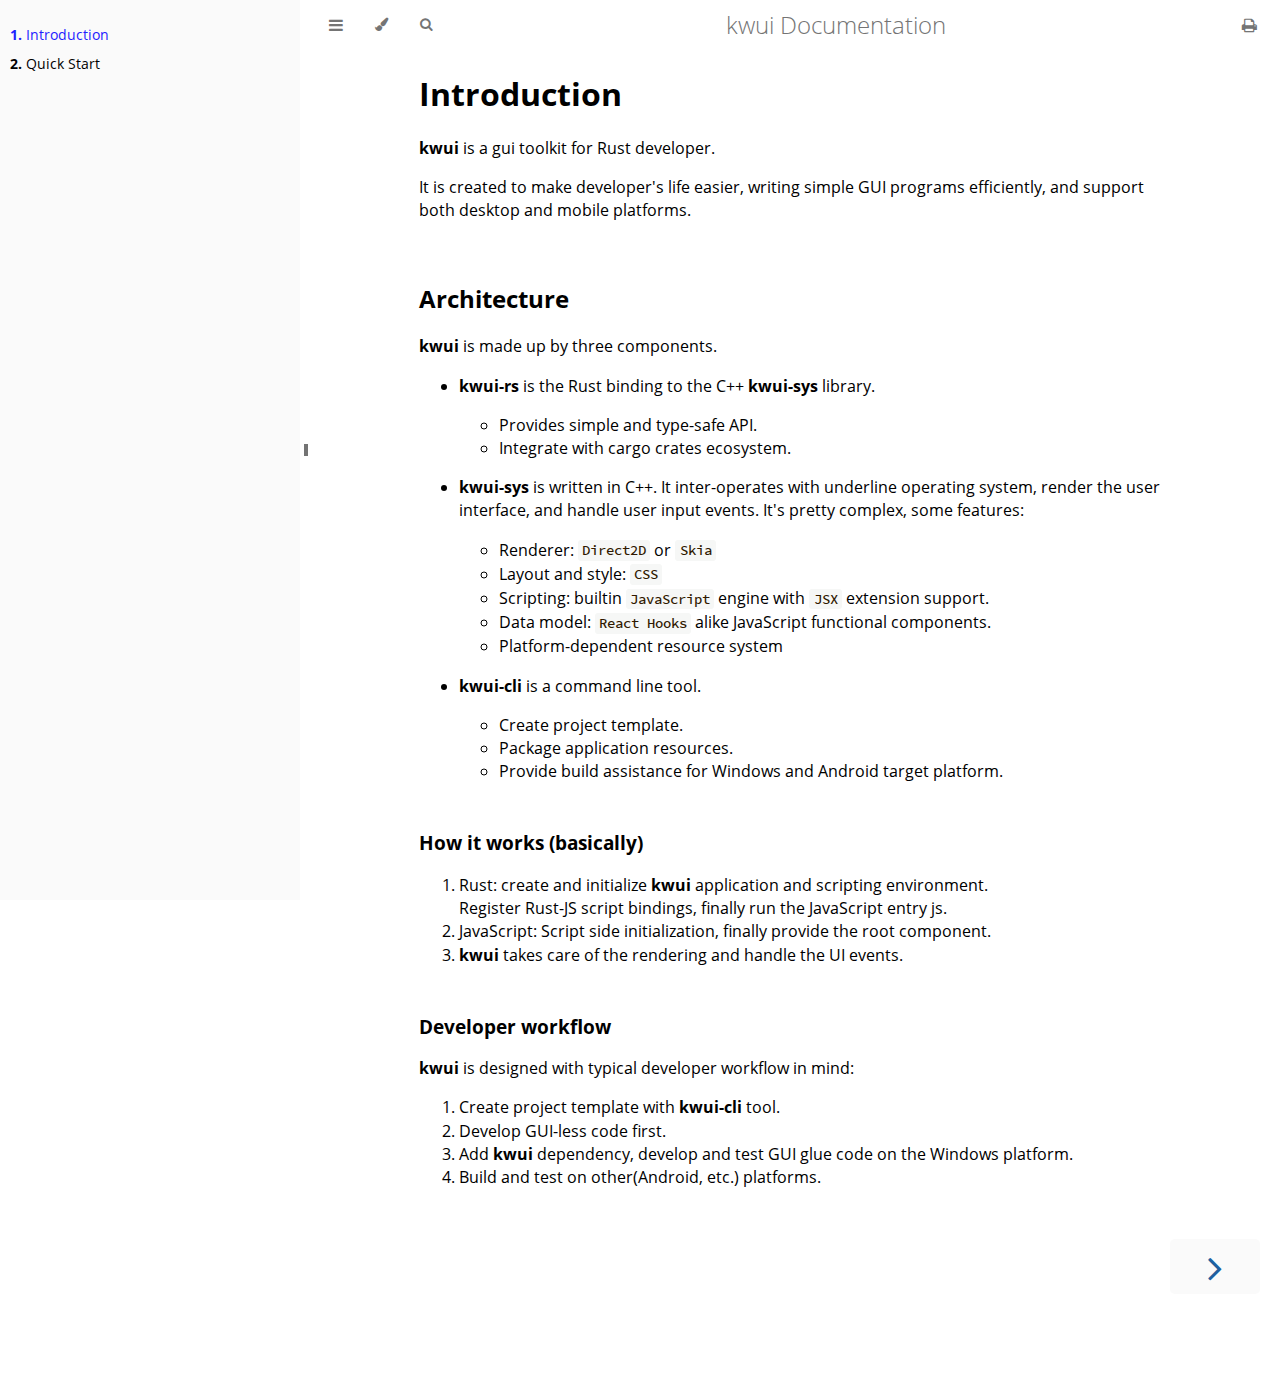
<file: index.html>
<!DOCTYPE HTML>
<html lang="en" class="light" dir="ltr">
    <head>
        <!-- Book generated using mdBook -->
        <meta charset="UTF-8">
        <title>Introduction - kwui Documentation</title>


        <!-- Custom HTML head -->
        
        <meta name="description" content="">
        <meta name="viewport" content="width=device-width, initial-scale=1">
        <meta name="theme-color" content="#ffffff">

        <link rel="icon" href="favicon.svg">
        <link rel="shortcut icon" href="favicon.png">
        <link rel="stylesheet" href="css/variables.css">
        <link rel="stylesheet" href="css/general.css">
        <link rel="stylesheet" href="css/chrome.css">
        <link rel="stylesheet" href="css/print.css" media="print">

        <!-- Fonts -->
        <link rel="stylesheet" href="FontAwesome/css/font-awesome.css">
        <link rel="stylesheet" href="fonts/fonts.css">

        <!-- Highlight.js Stylesheets -->
        <link rel="stylesheet" href="highlight.css">
        <link rel="stylesheet" href="tomorrow-night.css">
        <link rel="stylesheet" href="ayu-highlight.css">

        <!-- Custom theme stylesheets -->

    </head>
    <body class="sidebar-visible no-js">
    <div id="body-container">
        <!-- Provide site root to javascript -->
        <script>
            var path_to_root = "";
            var default_theme = window.matchMedia("(prefers-color-scheme: dark)").matches ? "navy" : "light";
        </script>

        <!-- Work around some values being stored in localStorage wrapped in quotes -->
        <script>
            try {
                var theme = localStorage.getItem('mdbook-theme');
                var sidebar = localStorage.getItem('mdbook-sidebar');

                if (theme.startsWith('"') && theme.endsWith('"')) {
                    localStorage.setItem('mdbook-theme', theme.slice(1, theme.length - 1));
                }

                if (sidebar.startsWith('"') && sidebar.endsWith('"')) {
                    localStorage.setItem('mdbook-sidebar', sidebar.slice(1, sidebar.length - 1));
                }
            } catch (e) { }
        </script>

        <!-- Set the theme before any content is loaded, prevents flash -->
        <script>
            var theme;
            try { theme = localStorage.getItem('mdbook-theme'); } catch(e) { }
            if (theme === null || theme === undefined) { theme = default_theme; }
            var html = document.querySelector('html');
            html.classList.remove('light')
            html.classList.add(theme);
            var body = document.querySelector('body');
            body.classList.remove('no-js')
            body.classList.add('js');
        </script>

        <input type="checkbox" id="sidebar-toggle-anchor" class="hidden">

        <!-- Hide / unhide sidebar before it is displayed -->
        <script>
            var body = document.querySelector('body');
            var sidebar = null;
            var sidebar_toggle = document.getElementById("sidebar-toggle-anchor");
            if (document.body.clientWidth >= 1080) {
                try { sidebar = localStorage.getItem('mdbook-sidebar'); } catch(e) { }
                sidebar = sidebar || 'visible';
            } else {
                sidebar = 'hidden';
            }
            sidebar_toggle.checked = sidebar === 'visible';
            body.classList.remove('sidebar-visible');
            body.classList.add("sidebar-" + sidebar);
        </script>

        <nav id="sidebar" class="sidebar" aria-label="Table of contents">
            <div class="sidebar-scrollbox">
                <ol class="chapter"><li class="chapter-item expanded "><a href="intro.html" class="active"><strong aria-hidden="true">1.</strong> Introduction</a></li><li class="chapter-item expanded "><a href="quick-start.html"><strong aria-hidden="true">2.</strong> Quick Start</a></li></ol>
            </div>
            <div id="sidebar-resize-handle" class="sidebar-resize-handle">
                <div class="sidebar-resize-indicator"></div>
            </div>
        </nav>

        <!-- Track and set sidebar scroll position -->
        <script>
            var sidebarScrollbox = document.querySelector('#sidebar .sidebar-scrollbox');
            sidebarScrollbox.addEventListener('click', function(e) {
                if (e.target.tagName === 'A') {
                    sessionStorage.setItem('sidebar-scroll', sidebarScrollbox.scrollTop);
                }
            }, { passive: true });
            var sidebarScrollTop = sessionStorage.getItem('sidebar-scroll');
            sessionStorage.removeItem('sidebar-scroll');
            if (sidebarScrollTop) {
                // preserve sidebar scroll position when navigating via links within sidebar
                sidebarScrollbox.scrollTop = sidebarScrollTop;
            } else {
                // scroll sidebar to current active section when navigating via "next/previous chapter" buttons
                var activeSection = document.querySelector('#sidebar .active');
                if (activeSection) {
                    activeSection.scrollIntoView({ block: 'center' });
                }
            }
        </script>

        <div id="page-wrapper" class="page-wrapper">

            <div class="page">
                                <div id="menu-bar-hover-placeholder"></div>
                <div id="menu-bar" class="menu-bar sticky">
                    <div class="left-buttons">
                        <label id="sidebar-toggle" class="icon-button" for="sidebar-toggle-anchor" title="Toggle Table of Contents" aria-label="Toggle Table of Contents" aria-controls="sidebar">
                            <i class="fa fa-bars"></i>
                        </label>
                        <button id="theme-toggle" class="icon-button" type="button" title="Change theme" aria-label="Change theme" aria-haspopup="true" aria-expanded="false" aria-controls="theme-list">
                            <i class="fa fa-paint-brush"></i>
                        </button>
                        <ul id="theme-list" class="theme-popup" aria-label="Themes" role="menu">
                            <li role="none"><button role="menuitem" class="theme" id="light">Light</button></li>
                            <li role="none"><button role="menuitem" class="theme" id="rust">Rust</button></li>
                            <li role="none"><button role="menuitem" class="theme" id="coal">Coal</button></li>
                            <li role="none"><button role="menuitem" class="theme" id="navy">Navy</button></li>
                            <li role="none"><button role="menuitem" class="theme" id="ayu">Ayu</button></li>
                        </ul>
                        <button id="search-toggle" class="icon-button" type="button" title="Search. (Shortkey: s)" aria-label="Toggle Searchbar" aria-expanded="false" aria-keyshortcuts="S" aria-controls="searchbar">
                            <i class="fa fa-search"></i>
                        </button>
                    </div>

                    <h1 class="menu-title">kwui Documentation</h1>

                    <div class="right-buttons">
                        <a href="print.html" title="Print this book" aria-label="Print this book">
                            <i id="print-button" class="fa fa-print"></i>
                        </a>

                    </div>
                </div>

                <div id="search-wrapper" class="hidden">
                    <form id="searchbar-outer" class="searchbar-outer">
                        <input type="search" id="searchbar" name="searchbar" placeholder="Search this book ..." aria-controls="searchresults-outer" aria-describedby="searchresults-header">
                    </form>
                    <div id="searchresults-outer" class="searchresults-outer hidden">
                        <div id="searchresults-header" class="searchresults-header"></div>
                        <ul id="searchresults">
                        </ul>
                    </div>
                </div>

                <!-- Apply ARIA attributes after the sidebar and the sidebar toggle button are added to the DOM -->
                <script>
                    document.getElementById('sidebar-toggle').setAttribute('aria-expanded', sidebar === 'visible');
                    document.getElementById('sidebar').setAttribute('aria-hidden', sidebar !== 'visible');
                    Array.from(document.querySelectorAll('#sidebar a')).forEach(function(link) {
                        link.setAttribute('tabIndex', sidebar === 'visible' ? 0 : -1);
                    });
                </script>

                <div id="content" class="content">
                    <main>
                        <h1 id="introduction"><a class="header" href="#introduction">Introduction</a></h1>
<p><strong>kwui</strong> is a gui toolkit for Rust developer.</p>
<p>It is created to make developer's life easier,
writing simple GUI programs efficiently,
and support both desktop and mobile platforms.</p>
<h2 id="architecture"><a class="header" href="#architecture">Architecture</a></h2>
<p><strong>kwui</strong> is made up by three components.</p>
<ul>
<li>
<p><strong>kwui-rs</strong> is the Rust binding to the C++ <strong>kwui-sys</strong> library.</p>
<ul>
<li>Provides simple and type-safe API.</li>
<li>Integrate with cargo crates ecosystem.</li>
</ul>
</li>
<li>
<p><strong>kwui-sys</strong> is written in C++. It inter-operates with underline operating system, render the user interface, and handle user input events. It's pretty complex, some features:</p>
<ul>
<li>Renderer: <code>Direct2D</code> or <code>Skia</code></li>
<li>Layout and style: <code>CSS</code></li>
<li>Scripting: builtin <code>JavaScript</code> engine with <code>JSX</code> extension support.</li>
<li>Data model: <code>React Hooks</code> alike JavaScript functional components.</li>
<li>Platform-dependent resource system</li>
</ul>
</li>
<li>
<p><strong>kwui-cli</strong> is a command line tool.</p>
<ul>
<li>Create project template.</li>
<li>Package application resources.</li>
<li>Provide build assistance for Windows and Android target platform.</li>
</ul>
</li>
</ul>
<h3 id="how-it-works-basically"><a class="header" href="#how-it-works-basically">How it works (basically)</a></h3>
<ol>
<li>Rust: create and initialize <strong>kwui</strong> application and scripting environment.<br />
Register Rust-JS script bindings, finally run the JavaScript entry js.</li>
<li>JavaScript: Script side initialization, finally provide the root component.</li>
<li><strong>kwui</strong> takes care of the rendering and handle the UI events.</li>
</ol>
<h3 id="developer-workflow"><a class="header" href="#developer-workflow">Developer workflow</a></h3>
<p><strong>kwui</strong> is designed with typical developer workflow in mind:</p>
<ol>
<li>Create project template with <strong>kwui-cli</strong> tool.</li>
<li>Develop GUI-less code first.</li>
<li>Add <strong>kwui</strong> dependency, develop and test GUI glue code on the Windows platform.</li>
<li>Build and test on other(Android, etc.) platforms.</li>
</ol>

                    </main>

                    <nav class="nav-wrapper" aria-label="Page navigation">
                        <!-- Mobile navigation buttons -->

                            <a rel="next prefetch" href="quick-start.html" class="mobile-nav-chapters next" title="Next chapter" aria-label="Next chapter" aria-keyshortcuts="Right">
                                <i class="fa fa-angle-right"></i>
                            </a>

                        <div style="clear: both"></div>
                    </nav>
                </div>
            </div>

            <nav class="nav-wide-wrapper" aria-label="Page navigation">

                    <a rel="next prefetch" href="quick-start.html" class="nav-chapters next" title="Next chapter" aria-label="Next chapter" aria-keyshortcuts="Right">
                        <i class="fa fa-angle-right"></i>
                    </a>
            </nav>

        </div>




        <script>
            window.playground_copyable = true;
        </script>


        <script src="elasticlunr.min.js"></script>
        <script src="mark.min.js"></script>
        <script src="searcher.js"></script>

        <script src="clipboard.min.js"></script>
        <script src="highlight.js"></script>
        <script src="book.js"></script>

        <!-- Custom JS scripts -->


    </div>
    </body>
</html>
</file>
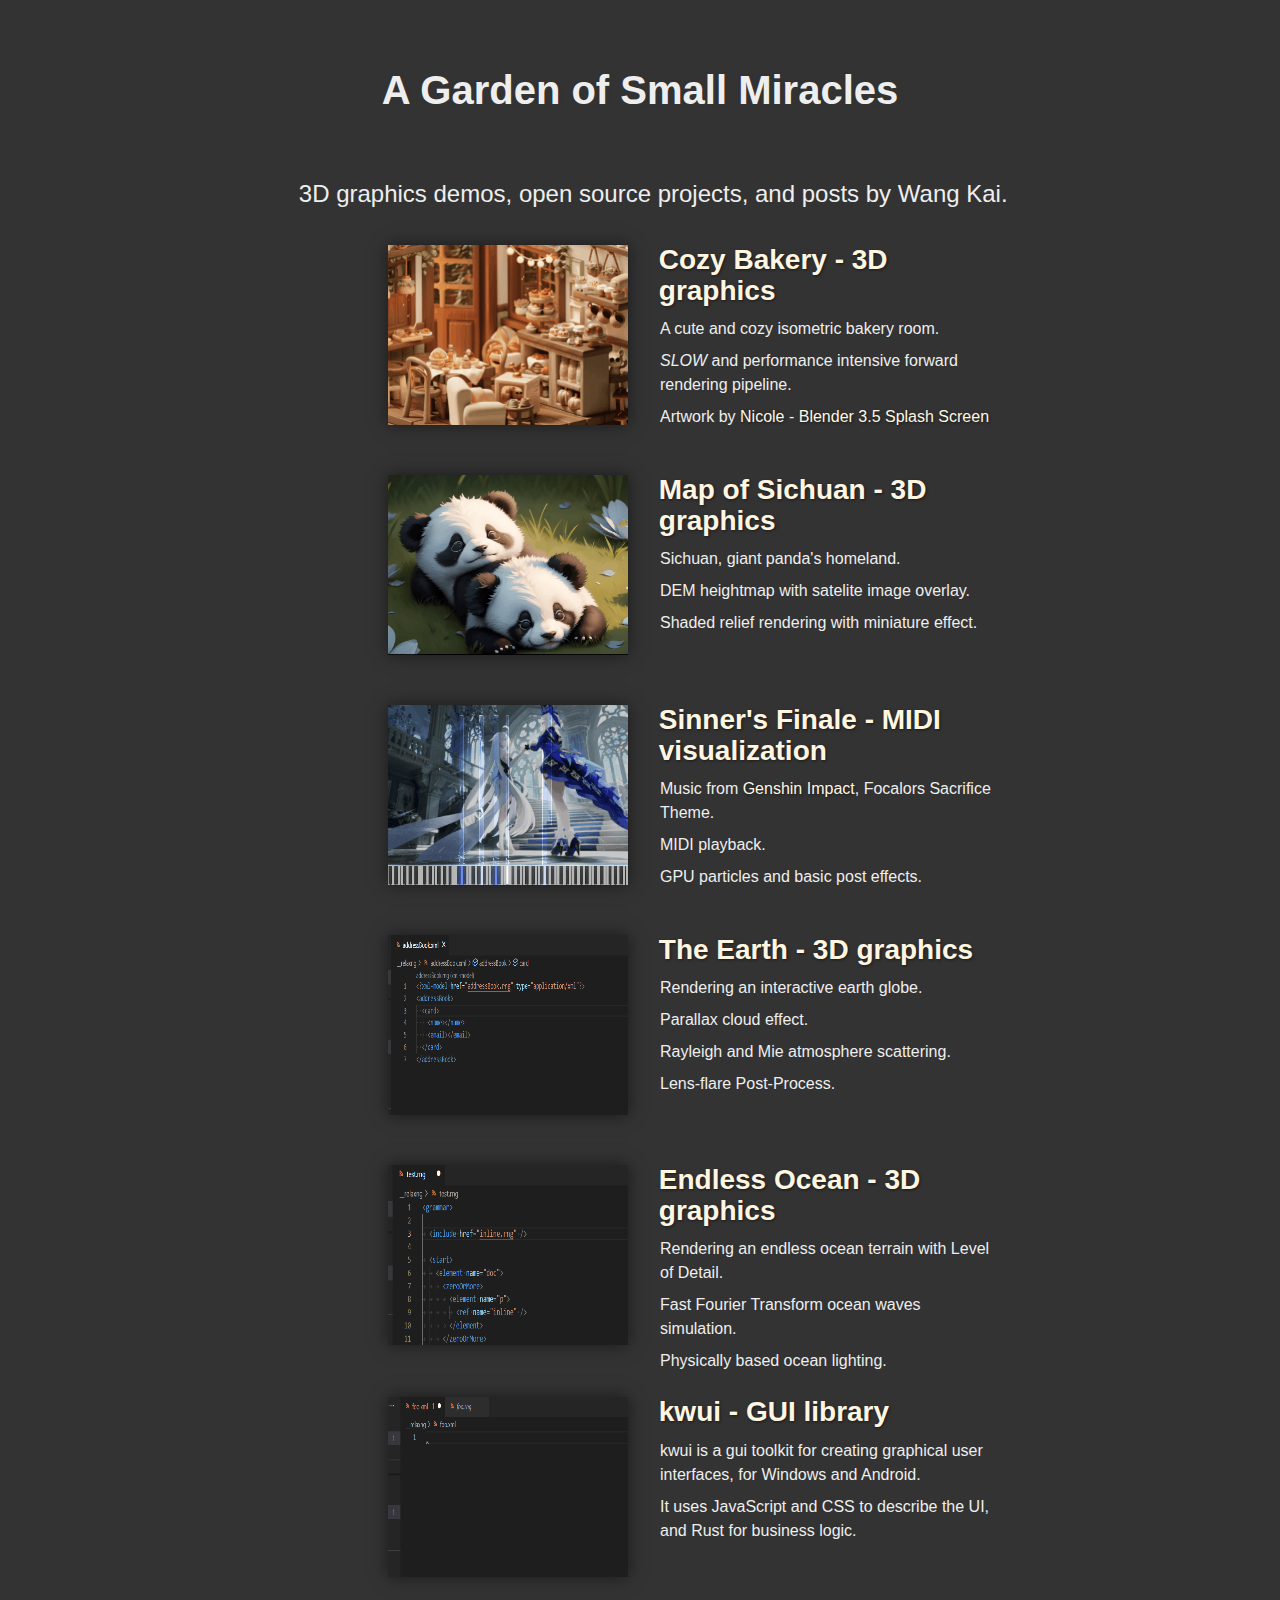
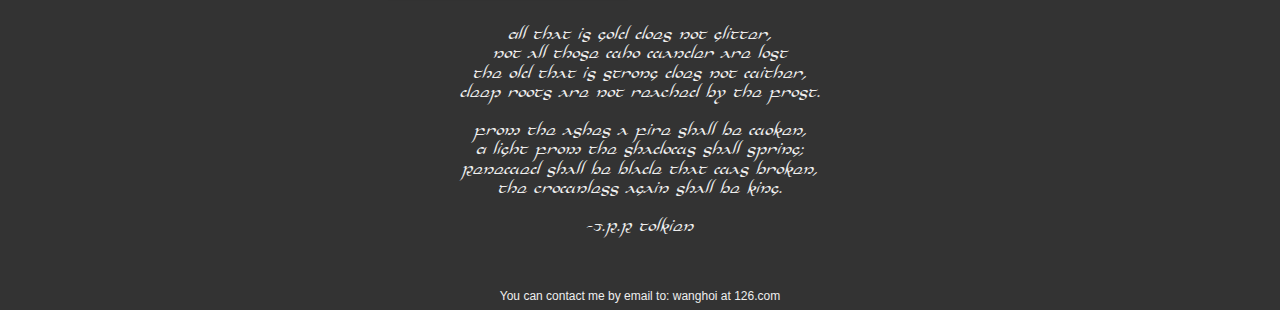
<file: landing/index.html>
<!DOCTYPE html>
<html lang="en">

<head>
    <title>A Garden of Small Miracles</title>
    <link rel="stylesheet" href="reset.css" />
    <link rel="stylesheet" href="page.css" />
    <!-- 
      <script>var INDEX="index.html";</script>
      <script src="scripts/k3dbookmarklet-min.js"></script>
      -->
</head>

<body>
    <div id="main">

        <div style="text-align:center">
            <p class="title">A Garden of Small Miracles</p>
        </div>

        <div>
            <p class="lowtitle">3D graphics demos, open source projects, and posts by Wang Kai.</p>
        </div>

        <div class="container">
            <div class="row">
                <div class="column-left">
                    <a href="cozy_bakery/melia_runner.html"><img src="images/section-cozy_bakery.gif" width="240" height="180" border="0"
                            title="Exciting demos."></a>
                </div>
                <div class="column-right-s">
                    <p class="subtitle"><a href="cozy_bakery/melia_runner.html">Cozy Bakery - 3D graphics</a></p>
                    <p>A cute and cozy isometric bakery room.</p>
                    <p><i>SLOW</i> and performance intensive forward rendering pipeline.</p>
                    <p>Artwork by <a href="https://nickyblender.gumroad.com/">Nicole</a> - <a href="https://www.blender.org/download/releases/3-5/">Blender 3.5 Splash Screen</a></p>
                </div>
            </div>

            <div class="row">
                <div class="column-left">
                    <a href="sichuan_map/sichuan_map.html"><img src="images/section-sichuan_map.gif" width="240" height="180" border="0"
                            title="Exciting demos."></a>
                </div>
                <div class="column-right-s">
                    <p class="subtitle"><a href="sichuan_map/sichuan_map.html">Map of Sichuan - 3D graphics</a></p>
                    <p>Sichuan, giant panda's homeland.</p>
                    <p>DEM heightmap with satelite image overlay.</p>
                    <p>Shaded relief rendering with miniature effect.</p>
                </div>
            </div>

            <div class="row">
                <div class="column-left">
                    <a href="midi_player/midi_player.html"><img src="images/section-midi.gif" width="240" height="180" border="0"
                            title="Exciting demos."></a>
                </div>
                <div class="column-right-s">
                    <p class="subtitle"><a href="midi_player/midi_player.html">Sinner's Finale - MIDI visualization</a></p>
                    <p>Music from <a href="https://genshin.hoyoverse.com/">Genshin Impact</a>, Focalors Sacrifice Theme.</p>
                    <p>MIDI playback.</p>
                    <p>GPU particles and basic post effects.</p>
                </div>
            </div>
    
            <div class="row">
                <div class="column-left">
                    <a href="virtual_earth/virtual_earth.html"><img src="images/section-earth.gif" width="240" height="180" border="0"
                            title="Exciting demos."></a>
                </div>
                <div class="column-right-s">
                    <p class="subtitle"><a href="virtual_earth/virtual_earth.html">The Earth - 3D graphics</a></p>
                    <p>Rendering an interactive earth globe.</p>
                    <p>Parallax cloud effect.</p>
                    <p>Rayleigh and Mie atmosphere scattering.</p>
                    <p>Lens-flare Post-Process.</p>
                </div>
            </div>

            <div class="row">
                <div class="column-left">
                    <a href="fft-ocean/fft-ocean.html"><img src="images/section-ocean.gif" width="240" height="180" border="0"
                            title="Exciting demos."></a>
                </div>
                <div class="column-right-s">
                    <p class="subtitle"><a href="fft-ocean/fft-ocean.html">Endless Ocean - 3D graphics</a></p>
                    <p>Rendering an endless ocean terrain with Level of Detail.</p>
                    <p>Fast Fourier Transform ocean waves simulation.</p>
                    <p>Physically based ocean lighting.</p>
                </div>
            </div>

            <div class="row">
                <div class="column-left">
                    <a href="https://github.com/WangHoi/kwui-rs?tab=readme-ov-file#kwui"><img
                            src="images/section-kwui.gif" width="240" height="180" border="0"
                            title="kwui - GUI library"></a>
                </div>
                <div class="column-right-s">
                    <p class="subtitle"><a href="https://github.com/WangHoi/kwui-rs?tab=readme-ov-file#kwui">kwui - GUI
                            library</a></p>
                    <p>kwui is a gui toolkit for creating graphical user interfaces, for Windows and Android.</p>
                    <p>It uses JavaScript and CSS to describe the UI, and Rust for business logic.</p>
                </div>
            </div>

            <pre class="poetry"
                style="text-align: center; margin-left:auto; margin-right: auto; padding-bottom:32px;line-height:1.2em">
All that is gold does not glitter,
Not all those who wander are lost
The old that is strong does not wither,
Deep roots are not reached by the frost.

From the ashes a fire shall be woken,
A light from the shadows shall spring;
Renewed shall be blade that was broken,
The crownless again shall be king.

-J.R.R Tolkien
        </pre>

        </div>

        <div class="footer small">You can contact me by email to: wanghoi at 126.com</div>

    </div>
</body>

</html>
</file>
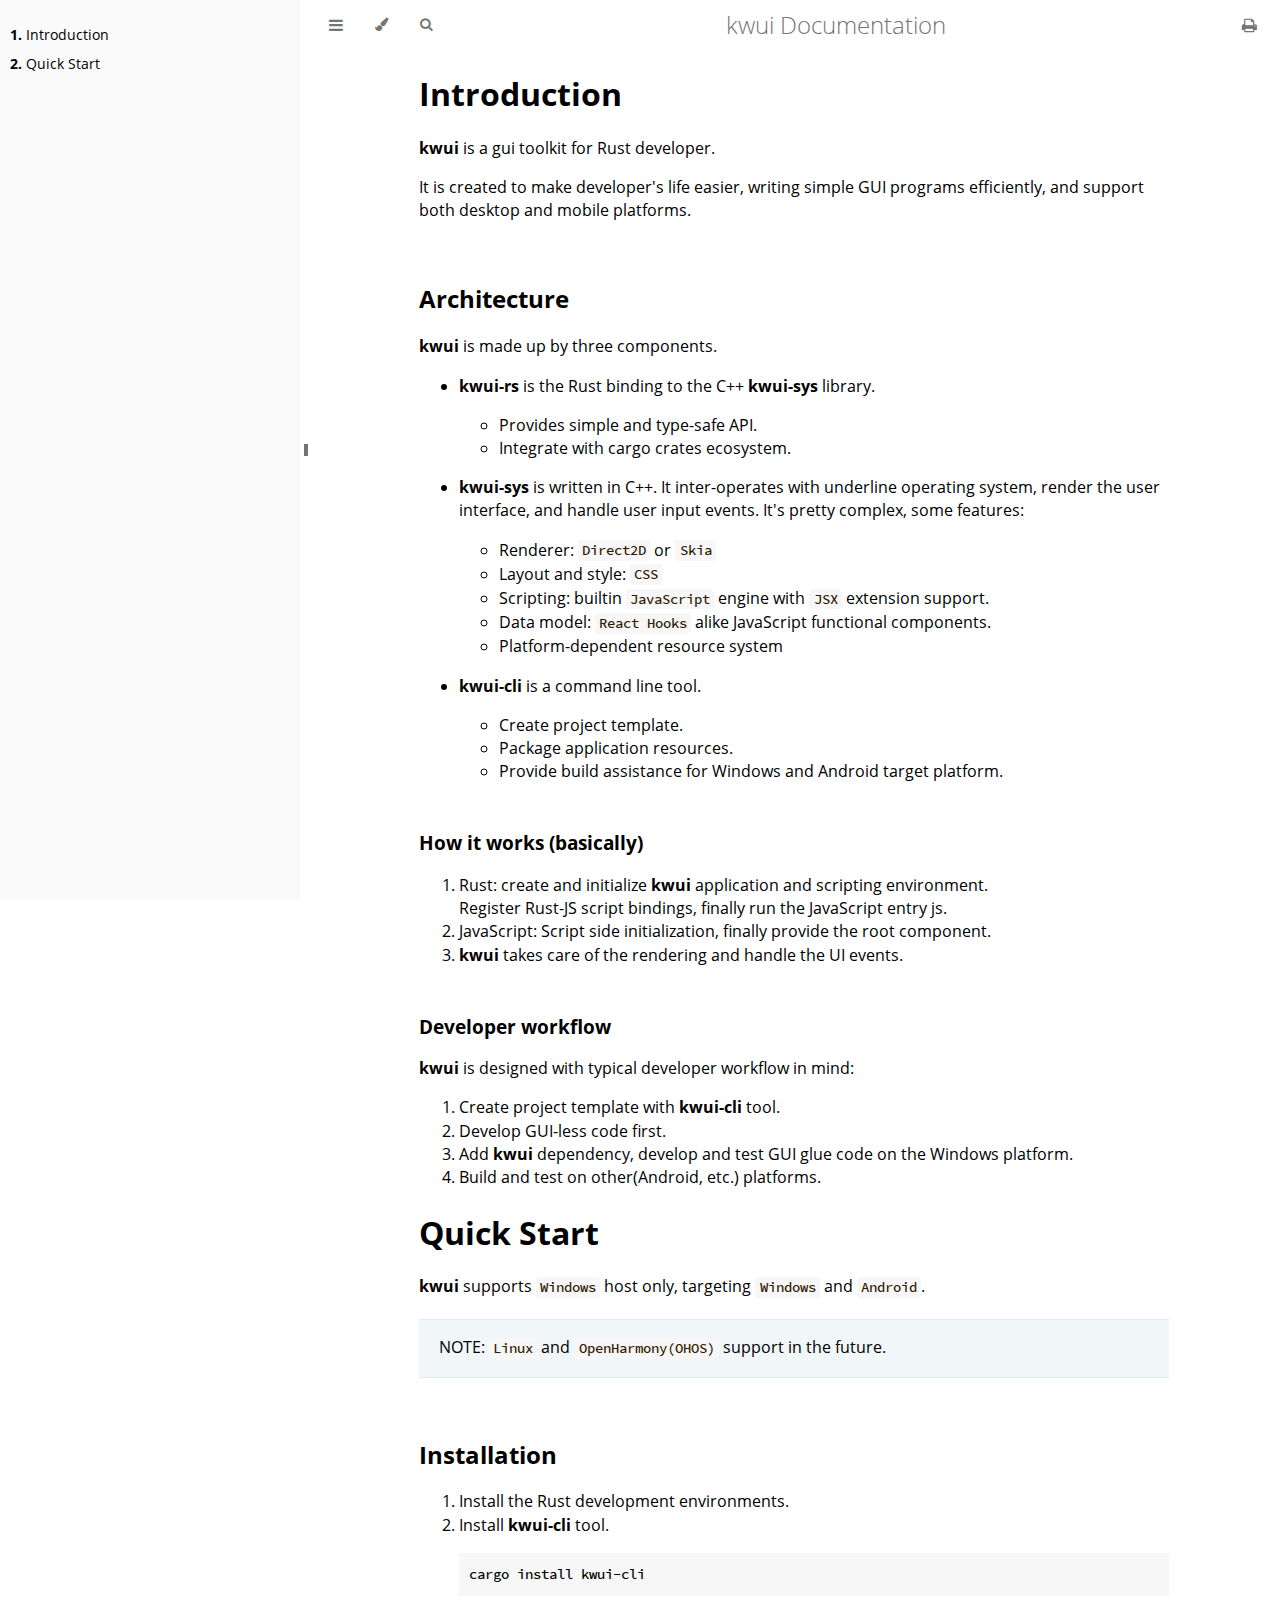
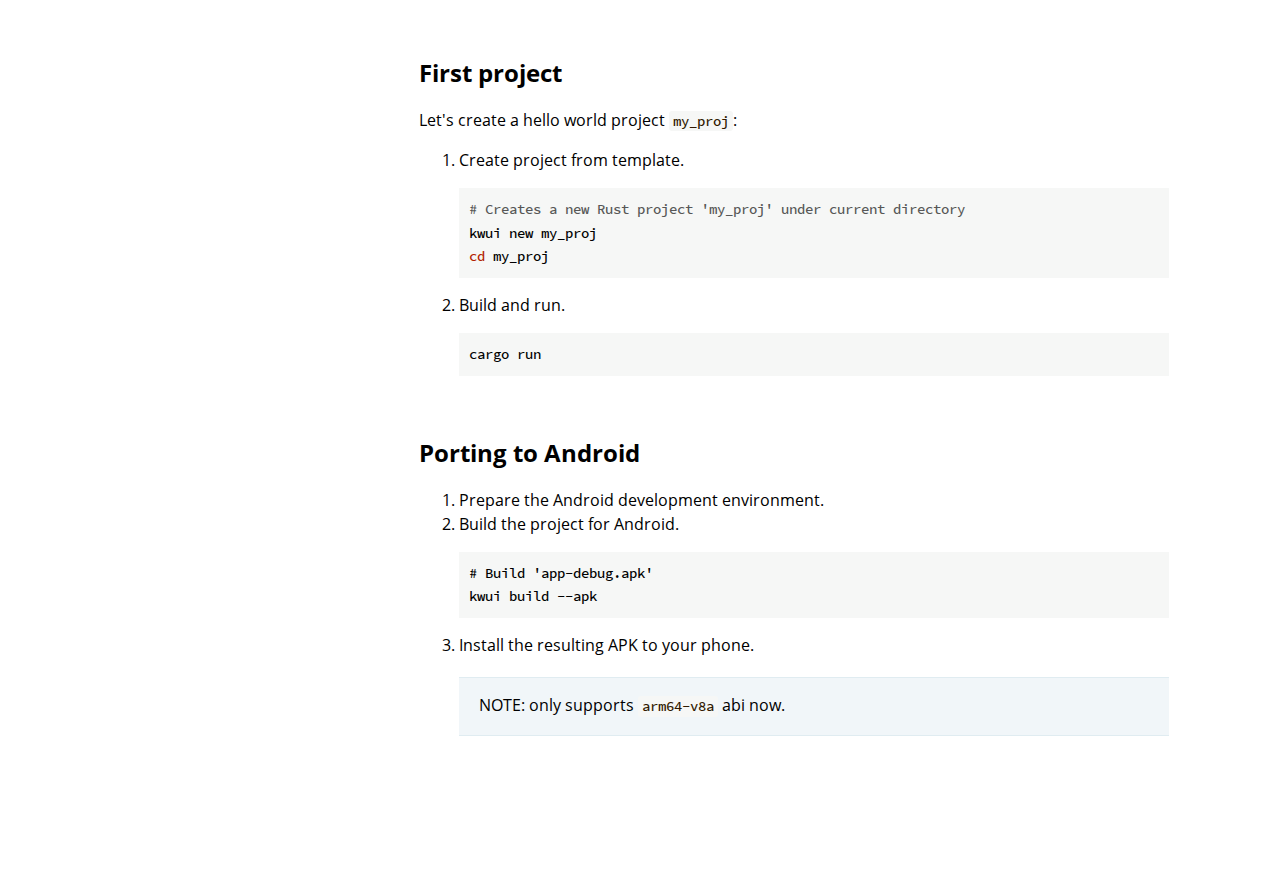
<file: print.html>
<!DOCTYPE HTML>
<html lang="en" class="light" dir="ltr">
    <head>
        <!-- Book generated using mdBook -->
        <meta charset="UTF-8">
        <title>kwui Documentation</title>
        <meta name="robots" content="noindex">


        <!-- Custom HTML head -->
        
        <meta name="description" content="">
        <meta name="viewport" content="width=device-width, initial-scale=1">
        <meta name="theme-color" content="#ffffff">

        <link rel="icon" href="favicon.svg">
        <link rel="shortcut icon" href="favicon.png">
        <link rel="stylesheet" href="css/variables.css">
        <link rel="stylesheet" href="css/general.css">
        <link rel="stylesheet" href="css/chrome.css">
        <link rel="stylesheet" href="css/print.css" media="print">

        <!-- Fonts -->
        <link rel="stylesheet" href="FontAwesome/css/font-awesome.css">
        <link rel="stylesheet" href="fonts/fonts.css">

        <!-- Highlight.js Stylesheets -->
        <link rel="stylesheet" href="highlight.css">
        <link rel="stylesheet" href="tomorrow-night.css">
        <link rel="stylesheet" href="ayu-highlight.css">

        <!-- Custom theme stylesheets -->

    </head>
    <body class="sidebar-visible no-js">
    <div id="body-container">
        <!-- Provide site root to javascript -->
        <script>
            var path_to_root = "";
            var default_theme = window.matchMedia("(prefers-color-scheme: dark)").matches ? "navy" : "light";
        </script>

        <!-- Work around some values being stored in localStorage wrapped in quotes -->
        <script>
            try {
                var theme = localStorage.getItem('mdbook-theme');
                var sidebar = localStorage.getItem('mdbook-sidebar');

                if (theme.startsWith('"') && theme.endsWith('"')) {
                    localStorage.setItem('mdbook-theme', theme.slice(1, theme.length - 1));
                }

                if (sidebar.startsWith('"') && sidebar.endsWith('"')) {
                    localStorage.setItem('mdbook-sidebar', sidebar.slice(1, sidebar.length - 1));
                }
            } catch (e) { }
        </script>

        <!-- Set the theme before any content is loaded, prevents flash -->
        <script>
            var theme;
            try { theme = localStorage.getItem('mdbook-theme'); } catch(e) { }
            if (theme === null || theme === undefined) { theme = default_theme; }
            var html = document.querySelector('html');
            html.classList.remove('light')
            html.classList.add(theme);
            var body = document.querySelector('body');
            body.classList.remove('no-js')
            body.classList.add('js');
        </script>

        <input type="checkbox" id="sidebar-toggle-anchor" class="hidden">

        <!-- Hide / unhide sidebar before it is displayed -->
        <script>
            var body = document.querySelector('body');
            var sidebar = null;
            var sidebar_toggle = document.getElementById("sidebar-toggle-anchor");
            if (document.body.clientWidth >= 1080) {
                try { sidebar = localStorage.getItem('mdbook-sidebar'); } catch(e) { }
                sidebar = sidebar || 'visible';
            } else {
                sidebar = 'hidden';
            }
            sidebar_toggle.checked = sidebar === 'visible';
            body.classList.remove('sidebar-visible');
            body.classList.add("sidebar-" + sidebar);
        </script>

        <nav id="sidebar" class="sidebar" aria-label="Table of contents">
            <div class="sidebar-scrollbox">
                <ol class="chapter"><li class="chapter-item expanded "><a href="intro.html"><strong aria-hidden="true">1.</strong> Introduction</a></li><li class="chapter-item expanded "><a href="quick-start.html"><strong aria-hidden="true">2.</strong> Quick Start</a></li></ol>
            </div>
            <div id="sidebar-resize-handle" class="sidebar-resize-handle">
                <div class="sidebar-resize-indicator"></div>
            </div>
        </nav>

        <!-- Track and set sidebar scroll position -->
        <script>
            var sidebarScrollbox = document.querySelector('#sidebar .sidebar-scrollbox');
            sidebarScrollbox.addEventListener('click', function(e) {
                if (e.target.tagName === 'A') {
                    sessionStorage.setItem('sidebar-scroll', sidebarScrollbox.scrollTop);
                }
            }, { passive: true });
            var sidebarScrollTop = sessionStorage.getItem('sidebar-scroll');
            sessionStorage.removeItem('sidebar-scroll');
            if (sidebarScrollTop) {
                // preserve sidebar scroll position when navigating via links within sidebar
                sidebarScrollbox.scrollTop = sidebarScrollTop;
            } else {
                // scroll sidebar to current active section when navigating via "next/previous chapter" buttons
                var activeSection = document.querySelector('#sidebar .active');
                if (activeSection) {
                    activeSection.scrollIntoView({ block: 'center' });
                }
            }
        </script>

        <div id="page-wrapper" class="page-wrapper">

            <div class="page">
                                <div id="menu-bar-hover-placeholder"></div>
                <div id="menu-bar" class="menu-bar sticky">
                    <div class="left-buttons">
                        <label id="sidebar-toggle" class="icon-button" for="sidebar-toggle-anchor" title="Toggle Table of Contents" aria-label="Toggle Table of Contents" aria-controls="sidebar">
                            <i class="fa fa-bars"></i>
                        </label>
                        <button id="theme-toggle" class="icon-button" type="button" title="Change theme" aria-label="Change theme" aria-haspopup="true" aria-expanded="false" aria-controls="theme-list">
                            <i class="fa fa-paint-brush"></i>
                        </button>
                        <ul id="theme-list" class="theme-popup" aria-label="Themes" role="menu">
                            <li role="none"><button role="menuitem" class="theme" id="light">Light</button></li>
                            <li role="none"><button role="menuitem" class="theme" id="rust">Rust</button></li>
                            <li role="none"><button role="menuitem" class="theme" id="coal">Coal</button></li>
                            <li role="none"><button role="menuitem" class="theme" id="navy">Navy</button></li>
                            <li role="none"><button role="menuitem" class="theme" id="ayu">Ayu</button></li>
                        </ul>
                        <button id="search-toggle" class="icon-button" type="button" title="Search. (Shortkey: s)" aria-label="Toggle Searchbar" aria-expanded="false" aria-keyshortcuts="S" aria-controls="searchbar">
                            <i class="fa fa-search"></i>
                        </button>
                    </div>

                    <h1 class="menu-title">kwui Documentation</h1>

                    <div class="right-buttons">
                        <a href="print.html" title="Print this book" aria-label="Print this book">
                            <i id="print-button" class="fa fa-print"></i>
                        </a>

                    </div>
                </div>

                <div id="search-wrapper" class="hidden">
                    <form id="searchbar-outer" class="searchbar-outer">
                        <input type="search" id="searchbar" name="searchbar" placeholder="Search this book ..." aria-controls="searchresults-outer" aria-describedby="searchresults-header">
                    </form>
                    <div id="searchresults-outer" class="searchresults-outer hidden">
                        <div id="searchresults-header" class="searchresults-header"></div>
                        <ul id="searchresults">
                        </ul>
                    </div>
                </div>

                <!-- Apply ARIA attributes after the sidebar and the sidebar toggle button are added to the DOM -->
                <script>
                    document.getElementById('sidebar-toggle').setAttribute('aria-expanded', sidebar === 'visible');
                    document.getElementById('sidebar').setAttribute('aria-hidden', sidebar !== 'visible');
                    Array.from(document.querySelectorAll('#sidebar a')).forEach(function(link) {
                        link.setAttribute('tabIndex', sidebar === 'visible' ? 0 : -1);
                    });
                </script>

                <div id="content" class="content">
                    <main>
                        <h1 id="introduction"><a class="header" href="#introduction">Introduction</a></h1>
<p><strong>kwui</strong> is a gui toolkit for Rust developer.</p>
<p>It is created to make developer's life easier,
writing simple GUI programs efficiently,
and support both desktop and mobile platforms.</p>
<h2 id="architecture"><a class="header" href="#architecture">Architecture</a></h2>
<p><strong>kwui</strong> is made up by three components.</p>
<ul>
<li>
<p><strong>kwui-rs</strong> is the Rust binding to the C++ <strong>kwui-sys</strong> library.</p>
<ul>
<li>Provides simple and type-safe API.</li>
<li>Integrate with cargo crates ecosystem.</li>
</ul>
</li>
<li>
<p><strong>kwui-sys</strong> is written in C++. It inter-operates with underline operating system, render the user interface, and handle user input events. It's pretty complex, some features:</p>
<ul>
<li>Renderer: <code>Direct2D</code> or <code>Skia</code></li>
<li>Layout and style: <code>CSS</code></li>
<li>Scripting: builtin <code>JavaScript</code> engine with <code>JSX</code> extension support.</li>
<li>Data model: <code>React Hooks</code> alike JavaScript functional components.</li>
<li>Platform-dependent resource system</li>
</ul>
</li>
<li>
<p><strong>kwui-cli</strong> is a command line tool.</p>
<ul>
<li>Create project template.</li>
<li>Package application resources.</li>
<li>Provide build assistance for Windows and Android target platform.</li>
</ul>
</li>
</ul>
<h3 id="how-it-works-basically"><a class="header" href="#how-it-works-basically">How it works (basically)</a></h3>
<ol>
<li>Rust: create and initialize <strong>kwui</strong> application and scripting environment.<br />
Register Rust-JS script bindings, finally run the JavaScript entry js.</li>
<li>JavaScript: Script side initialization, finally provide the root component.</li>
<li><strong>kwui</strong> takes care of the rendering and handle the UI events.</li>
</ol>
<h3 id="developer-workflow"><a class="header" href="#developer-workflow">Developer workflow</a></h3>
<p><strong>kwui</strong> is designed with typical developer workflow in mind:</p>
<ol>
<li>Create project template with <strong>kwui-cli</strong> tool.</li>
<li>Develop GUI-less code first.</li>
<li>Add <strong>kwui</strong> dependency, develop and test GUI glue code on the Windows platform.</li>
<li>Build and test on other(Android, etc.) platforms.</li>
</ol>
<div style="break-before: page; page-break-before: always;"></div><h1 id="quick-start"><a class="header" href="#quick-start">Quick Start</a></h1>
<p><strong>kwui</strong> supports <code>Windows</code> host only, targeting <code>Windows</code> and <code>Android</code>.</p>
<blockquote>
<p>NOTE: <code>Linux</code> and <code>OpenHarmony(OHOS)</code> support in the future.</p>
</blockquote>
<h2 id="installation"><a class="header" href="#installation">Installation</a></h2>
<ol>
<li>Install the Rust development environments.</li>
<li>Install <strong>kwui-cli</strong> tool.
<pre><pre class="playground"><code class="language-rust"><span class="boring">#![allow(unused)]
</span><span class="boring">fn main() {
</span>cargo install kwui-cli
<span class="boring">}</span></code></pre></pre>
</li>
</ol>
<h2 id="first-project"><a class="header" href="#first-project">First project</a></h2>
<p>Let's create a hello world project <code>my_proj</code>:</p>
<ol>
<li>Create project from template.
<pre><code class="language-bash"># Creates a new Rust project 'my_proj' under current directory
kwui new my_proj
cd my_proj
</code></pre>
</li>
<li>Build and run.
<pre><code>cargo run
</code></pre>
</li>
</ol>
<h2 id="porting-to-android"><a class="header" href="#porting-to-android">Porting to Android</a></h2>
<ol>
<li>Prepare the Android development environment.</li>
<li>Build the project for Android.
<pre><code># Build 'app-debug.apk'
kwui build --apk
</code></pre>
</li>
<li>Install the resulting APK to your phone.
<blockquote>
<p>NOTE: only supports <code>arm64-v8a</code> abi now.</p>
</blockquote>
</li>
</ol>

                    </main>

                    <nav class="nav-wrapper" aria-label="Page navigation">
                        <!-- Mobile navigation buttons -->


                        <div style="clear: both"></div>
                    </nav>
                </div>
            </div>

            <nav class="nav-wide-wrapper" aria-label="Page navigation">

            </nav>

        </div>




        <script>
            window.playground_copyable = true;
        </script>


        <script src="elasticlunr.min.js"></script>
        <script src="mark.min.js"></script>
        <script src="searcher.js"></script>

        <script src="clipboard.min.js"></script>
        <script src="highlight.js"></script>
        <script src="book.js"></script>

        <!-- Custom JS scripts -->

        <script>
        window.addEventListener('load', function() {
            window.setTimeout(window.print, 100);
        });
        </script>

    </div>
    </body>
</html>
</file>
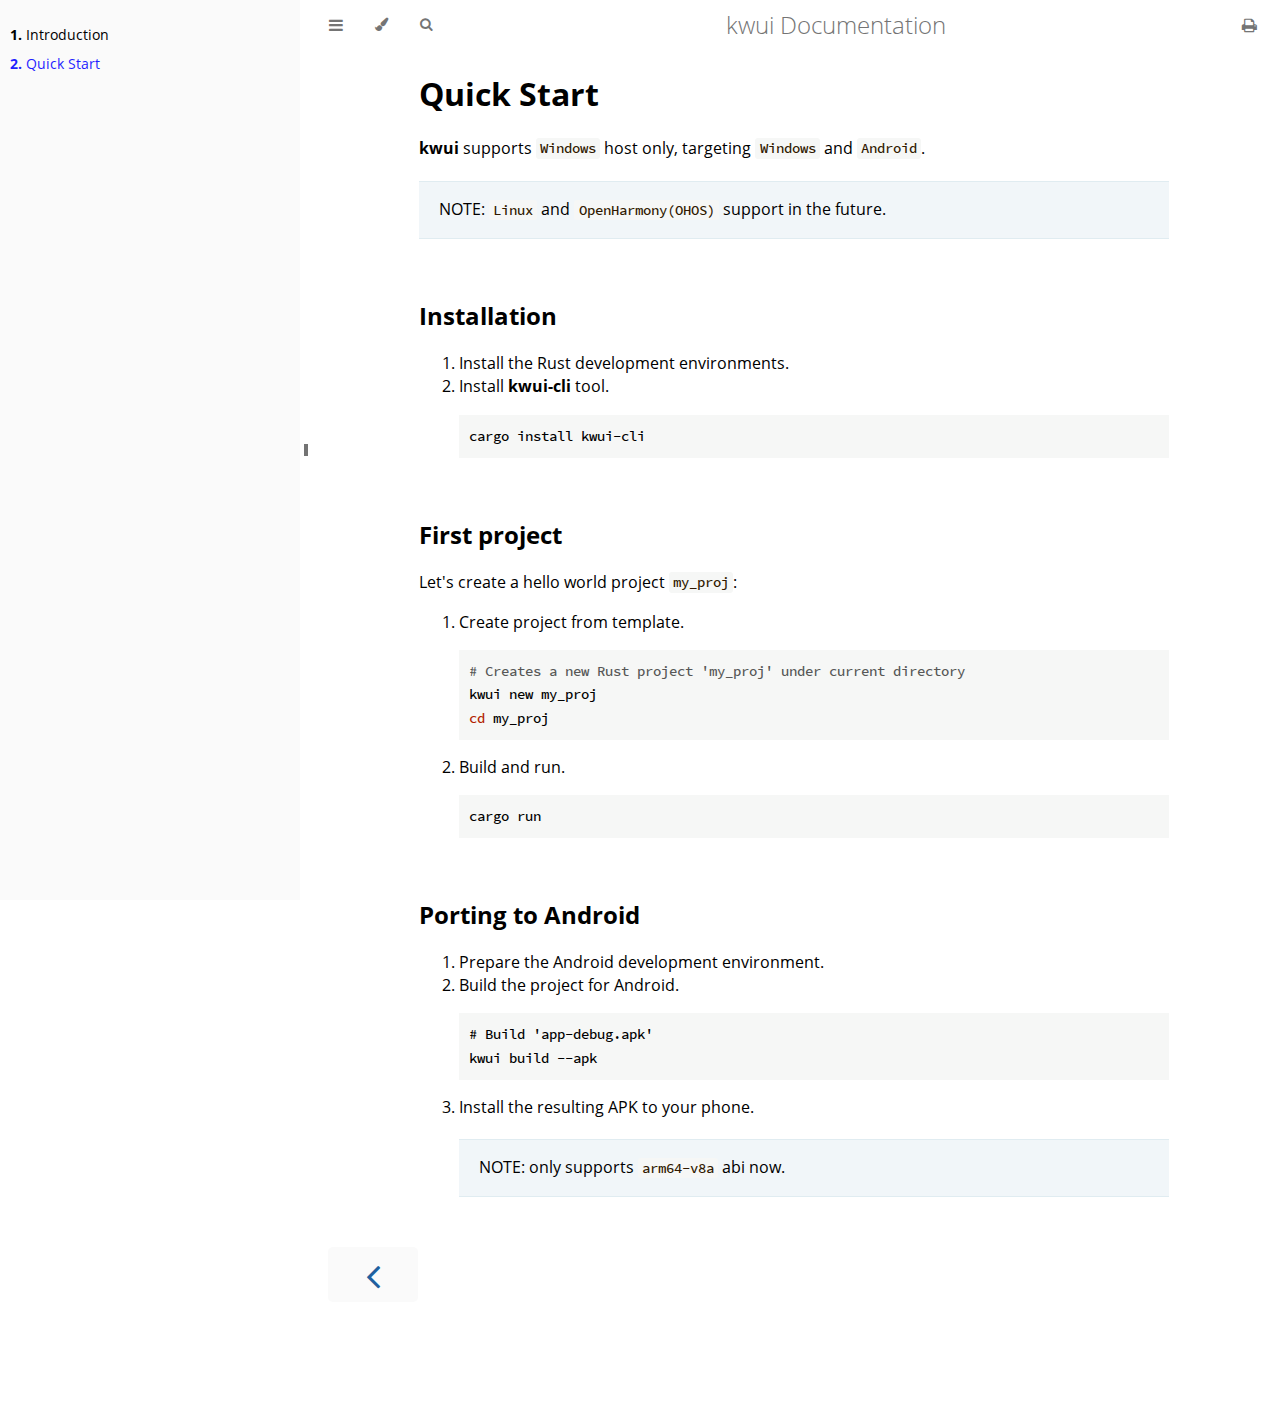
<file: quick-start.html>
<!DOCTYPE HTML>
<html lang="en" class="light" dir="ltr">
    <head>
        <!-- Book generated using mdBook -->
        <meta charset="UTF-8">
        <title>Quick Start - kwui Documentation</title>


        <!-- Custom HTML head -->
        
        <meta name="description" content="">
        <meta name="viewport" content="width=device-width, initial-scale=1">
        <meta name="theme-color" content="#ffffff">

        <link rel="icon" href="favicon.svg">
        <link rel="shortcut icon" href="favicon.png">
        <link rel="stylesheet" href="css/variables.css">
        <link rel="stylesheet" href="css/general.css">
        <link rel="stylesheet" href="css/chrome.css">
        <link rel="stylesheet" href="css/print.css" media="print">

        <!-- Fonts -->
        <link rel="stylesheet" href="FontAwesome/css/font-awesome.css">
        <link rel="stylesheet" href="fonts/fonts.css">

        <!-- Highlight.js Stylesheets -->
        <link rel="stylesheet" href="highlight.css">
        <link rel="stylesheet" href="tomorrow-night.css">
        <link rel="stylesheet" href="ayu-highlight.css">

        <!-- Custom theme stylesheets -->

    </head>
    <body class="sidebar-visible no-js">
    <div id="body-container">
        <!-- Provide site root to javascript -->
        <script>
            var path_to_root = "";
            var default_theme = window.matchMedia("(prefers-color-scheme: dark)").matches ? "navy" : "light";
        </script>

        <!-- Work around some values being stored in localStorage wrapped in quotes -->
        <script>
            try {
                var theme = localStorage.getItem('mdbook-theme');
                var sidebar = localStorage.getItem('mdbook-sidebar');

                if (theme.startsWith('"') && theme.endsWith('"')) {
                    localStorage.setItem('mdbook-theme', theme.slice(1, theme.length - 1));
                }

                if (sidebar.startsWith('"') && sidebar.endsWith('"')) {
                    localStorage.setItem('mdbook-sidebar', sidebar.slice(1, sidebar.length - 1));
                }
            } catch (e) { }
        </script>

        <!-- Set the theme before any content is loaded, prevents flash -->
        <script>
            var theme;
            try { theme = localStorage.getItem('mdbook-theme'); } catch(e) { }
            if (theme === null || theme === undefined) { theme = default_theme; }
            var html = document.querySelector('html');
            html.classList.remove('light')
            html.classList.add(theme);
            var body = document.querySelector('body');
            body.classList.remove('no-js')
            body.classList.add('js');
        </script>

        <input type="checkbox" id="sidebar-toggle-anchor" class="hidden">

        <!-- Hide / unhide sidebar before it is displayed -->
        <script>
            var body = document.querySelector('body');
            var sidebar = null;
            var sidebar_toggle = document.getElementById("sidebar-toggle-anchor");
            if (document.body.clientWidth >= 1080) {
                try { sidebar = localStorage.getItem('mdbook-sidebar'); } catch(e) { }
                sidebar = sidebar || 'visible';
            } else {
                sidebar = 'hidden';
            }
            sidebar_toggle.checked = sidebar === 'visible';
            body.classList.remove('sidebar-visible');
            body.classList.add("sidebar-" + sidebar);
        </script>

        <nav id="sidebar" class="sidebar" aria-label="Table of contents">
            <div class="sidebar-scrollbox">
                <ol class="chapter"><li class="chapter-item expanded "><a href="intro.html"><strong aria-hidden="true">1.</strong> Introduction</a></li><li class="chapter-item expanded "><a href="quick-start.html" class="active"><strong aria-hidden="true">2.</strong> Quick Start</a></li></ol>
            </div>
            <div id="sidebar-resize-handle" class="sidebar-resize-handle">
                <div class="sidebar-resize-indicator"></div>
            </div>
        </nav>

        <!-- Track and set sidebar scroll position -->
        <script>
            var sidebarScrollbox = document.querySelector('#sidebar .sidebar-scrollbox');
            sidebarScrollbox.addEventListener('click', function(e) {
                if (e.target.tagName === 'A') {
                    sessionStorage.setItem('sidebar-scroll', sidebarScrollbox.scrollTop);
                }
            }, { passive: true });
            var sidebarScrollTop = sessionStorage.getItem('sidebar-scroll');
            sessionStorage.removeItem('sidebar-scroll');
            if (sidebarScrollTop) {
                // preserve sidebar scroll position when navigating via links within sidebar
                sidebarScrollbox.scrollTop = sidebarScrollTop;
            } else {
                // scroll sidebar to current active section when navigating via "next/previous chapter" buttons
                var activeSection = document.querySelector('#sidebar .active');
                if (activeSection) {
                    activeSection.scrollIntoView({ block: 'center' });
                }
            }
        </script>

        <div id="page-wrapper" class="page-wrapper">

            <div class="page">
                                <div id="menu-bar-hover-placeholder"></div>
                <div id="menu-bar" class="menu-bar sticky">
                    <div class="left-buttons">
                        <label id="sidebar-toggle" class="icon-button" for="sidebar-toggle-anchor" title="Toggle Table of Contents" aria-label="Toggle Table of Contents" aria-controls="sidebar">
                            <i class="fa fa-bars"></i>
                        </label>
                        <button id="theme-toggle" class="icon-button" type="button" title="Change theme" aria-label="Change theme" aria-haspopup="true" aria-expanded="false" aria-controls="theme-list">
                            <i class="fa fa-paint-brush"></i>
                        </button>
                        <ul id="theme-list" class="theme-popup" aria-label="Themes" role="menu">
                            <li role="none"><button role="menuitem" class="theme" id="light">Light</button></li>
                            <li role="none"><button role="menuitem" class="theme" id="rust">Rust</button></li>
                            <li role="none"><button role="menuitem" class="theme" id="coal">Coal</button></li>
                            <li role="none"><button role="menuitem" class="theme" id="navy">Navy</button></li>
                            <li role="none"><button role="menuitem" class="theme" id="ayu">Ayu</button></li>
                        </ul>
                        <button id="search-toggle" class="icon-button" type="button" title="Search. (Shortkey: s)" aria-label="Toggle Searchbar" aria-expanded="false" aria-keyshortcuts="S" aria-controls="searchbar">
                            <i class="fa fa-search"></i>
                        </button>
                    </div>

                    <h1 class="menu-title">kwui Documentation</h1>

                    <div class="right-buttons">
                        <a href="print.html" title="Print this book" aria-label="Print this book">
                            <i id="print-button" class="fa fa-print"></i>
                        </a>

                    </div>
                </div>

                <div id="search-wrapper" class="hidden">
                    <form id="searchbar-outer" class="searchbar-outer">
                        <input type="search" id="searchbar" name="searchbar" placeholder="Search this book ..." aria-controls="searchresults-outer" aria-describedby="searchresults-header">
                    </form>
                    <div id="searchresults-outer" class="searchresults-outer hidden">
                        <div id="searchresults-header" class="searchresults-header"></div>
                        <ul id="searchresults">
                        </ul>
                    </div>
                </div>

                <!-- Apply ARIA attributes after the sidebar and the sidebar toggle button are added to the DOM -->
                <script>
                    document.getElementById('sidebar-toggle').setAttribute('aria-expanded', sidebar === 'visible');
                    document.getElementById('sidebar').setAttribute('aria-hidden', sidebar !== 'visible');
                    Array.from(document.querySelectorAll('#sidebar a')).forEach(function(link) {
                        link.setAttribute('tabIndex', sidebar === 'visible' ? 0 : -1);
                    });
                </script>

                <div id="content" class="content">
                    <main>
                        <h1 id="quick-start"><a class="header" href="#quick-start">Quick Start</a></h1>
<p><strong>kwui</strong> supports <code>Windows</code> host only, targeting <code>Windows</code> and <code>Android</code>.</p>
<blockquote>
<p>NOTE: <code>Linux</code> and <code>OpenHarmony(OHOS)</code> support in the future.</p>
</blockquote>
<h2 id="installation"><a class="header" href="#installation">Installation</a></h2>
<ol>
<li>Install the Rust development environments.</li>
<li>Install <strong>kwui-cli</strong> tool.
<pre><pre class="playground"><code class="language-rust"><span class="boring">#![allow(unused)]
</span><span class="boring">fn main() {
</span>cargo install kwui-cli
<span class="boring">}</span></code></pre></pre>
</li>
</ol>
<h2 id="first-project"><a class="header" href="#first-project">First project</a></h2>
<p>Let's create a hello world project <code>my_proj</code>:</p>
<ol>
<li>Create project from template.
<pre><code class="language-bash"># Creates a new Rust project 'my_proj' under current directory
kwui new my_proj
cd my_proj
</code></pre>
</li>
<li>Build and run.
<pre><code>cargo run
</code></pre>
</li>
</ol>
<h2 id="porting-to-android"><a class="header" href="#porting-to-android">Porting to Android</a></h2>
<ol>
<li>Prepare the Android development environment.</li>
<li>Build the project for Android.
<pre><code># Build 'app-debug.apk'
kwui build --apk
</code></pre>
</li>
<li>Install the resulting APK to your phone.
<blockquote>
<p>NOTE: only supports <code>arm64-v8a</code> abi now.</p>
</blockquote>
</li>
</ol>

                    </main>

                    <nav class="nav-wrapper" aria-label="Page navigation">
                        <!-- Mobile navigation buttons -->
                            <a rel="prev" href="intro.html" class="mobile-nav-chapters previous" title="Previous chapter" aria-label="Previous chapter" aria-keyshortcuts="Left">
                                <i class="fa fa-angle-left"></i>
                            </a>


                        <div style="clear: both"></div>
                    </nav>
                </div>
            </div>

            <nav class="nav-wide-wrapper" aria-label="Page navigation">
                    <a rel="prev" href="intro.html" class="nav-chapters previous" title="Previous chapter" aria-label="Previous chapter" aria-keyshortcuts="Left">
                        <i class="fa fa-angle-left"></i>
                    </a>

            </nav>

        </div>




        <script>
            window.playground_copyable = true;
        </script>


        <script src="elasticlunr.min.js"></script>
        <script src="mark.min.js"></script>
        <script src="searcher.js"></script>

        <script src="clipboard.min.js"></script>
        <script src="highlight.js"></script>
        <script src="book.js"></script>

        <!-- Custom JS scripts -->


    </div>
    </body>
</html>
</file>
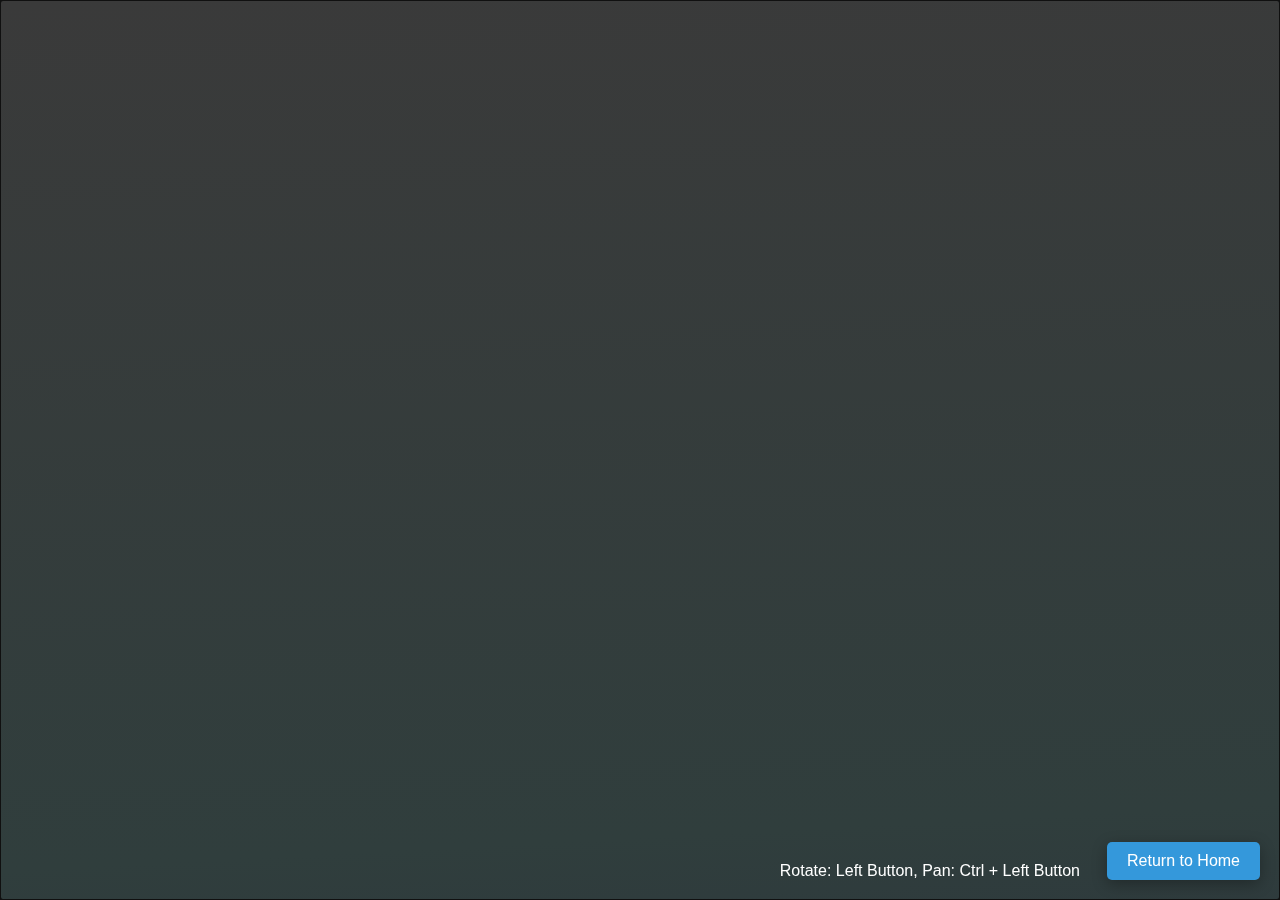
<file: fft-ocean/fft-ocean.html>
<!DOCTYPE html>
<html lang="en">
<head>
    <meta charset="UTF-8">
    <meta name="viewport" content="width=device-width, initial-scale=1.0">
    <title>Endless Ocean</title>
    <style>
        body {
            display: flex;
            align-items: center;
            justify-content: center;
            height: 100vh;
            margin: 0;
            font-family: 'Segoe UI', Tahoma, Geneva, Verdana, sans-serif;
            background: linear-gradient(177deg, #3a3a3a, #303e3d, #22223a);
            background-size: 180% 180%;
            animation: gradient-animation 15s ease infinite;
        }

        @keyframes gradient-animation {
            0% { background-position: 0% 50%; }
            50% { background-position: 100% 50%; }
            100% { background-position: 0% 50%; }
        }

        .container {
            position: relative;
            width: 100%;
            max-width: 600px;
        }

        .card {
            background: rgba(255, 255, 255, 0.15);
            border-radius: 10px;
            padding: 30px 40px;
            text-align: center;
            color: #ffffff;
            box-shadow: 0 4px 15px rgba(0, 0, 0, 0.2);
            backdrop-filter: blur(10px);
            -webkit-backdrop-filter: blur(10px);
        }

        .loading-indicator {
            display: none;
            position: absolute;
            top: 50%;
            left: 50%;
            transform: translate(-50%, -50%);
            text-align: center;
            z-index: 10;
            flex-direction: column;
            align-items: center;
            justify-content: center;
        }

        .loading-indicator .spinner {
            border: 8px solid rgba(255, 255, 255, 0.2); /* Light grey */
            border-left: 8px solid #ffffff; /* White */
            border-radius: 50%;
            width: 50px;
            height: 50px;
            animation: spin 1s linear infinite;
            position: relative;
        }

        @keyframes spin {
            0% { transform: rotate(0deg); }
            100% { transform: rotate(360deg); }
        }

        .loading-indicator .progress-text {
            font-size: 20px;
            color: white;
            margin-top: 10px;
        }

        h1 {
            font-size: 2.5em;
            margin-bottom: 20px;
            font-family: 'Arial', sans-serif;
        }

        .button-container {
            display: flex;
            gap: 20px;
            justify-content: center;
            margin-top: 20px;
        }

        .samples-container {
            display: flex;
            justify-content: center;
            margin-top: 40px;
        }

        button {
            padding: 15px 30px;
            font-size: 1.2em;
            color: #ffffff;
            border: none;
            border-radius: 10px;
            cursor: pointer;
            transition: background-color 0.3s, transform 0.3s, box-shadow 0.3s;
            box-shadow: 0 4px 15px rgba(0, 0, 0, 0.3);
            font-family: 'Segoe UI', Tahoma, Geneva, Verdana, sans-serif;
        }

        button.webgl {
            background: #7289da;
        }

        button.webgl:hover {
            background: #5b6eae;
            transform: scale(1.05);
        }

        button.webgl:active {
            background: #4752c4;
            transform: scale(0.95);
            box-shadow: 0 2px 10px rgba(0, 0, 0, 0.2);
        }

        button.webgpu {
            background: #43b581;
        }

        button.webgpu:hover {
            background: #3a9d6e;
            transform: scale(1.05);
        }

        button.webgpu:active {
            background: #2d8c5a;
            transform: scale(0.95);
            box-shadow: 0 2px 10px rgba(0, 0, 0, 0.2);
        }

        button:disabled {
            background-color: #d3d3d3;
            color: #808080; 
            cursor: not-allowed;
            opacity: 0.6;
            border: 1px solid #c0c0c0;
        }

        button:disabled:hover,  button:disabled:active {
            background-color: #d3d3d3;
            transform: none;
            box-shadow: none;
        }

        button.samples {
            background: #f39c12;
            margin-top: 50px;
            padding: 10px 20px;
            font-size: 1em;
        }

        button.samples:hover {
            background: #e67e22;
            transform: scale(1.05);
        }

        button.samples:active {
            background: #d35400;
            transform: scale(0.95);
            box-shadow: 0 2px 10px rgba(0, 0, 0, 0.2);
        }

        .emscripten {
            display: none;
            position: absolute;
            top: 0px;
            left: 0px;
            margin: 0px;
            border: 0;
            width: 100%;
            height: 100%;
            overflow: hidden;
            display: block;
            image-rendering: optimizeSpeed;
            image-rendering: -moz-crisp-edges;
            image-rendering: -o-crisp-edges;
            image-rendering: -webkit-optimize-contrast;
            image-rendering: optimize-contrast;
            image-rendering: crisp-edges;
            image-rendering: pixelated;
            -ms-interpolation-mode: nearest-neighbor;
        }

        .back-button {
            display: none;
            position: fixed;
            bottom: 20px;
            right: 20px;
            padding: 10px 20px;
            font-size: 1em;
            background: #3498db;
            color: white;
            border: none;
            border-radius: 5px;
            cursor: pointer;
            box-shadow: 0 4px 15px rgba(0, 0, 0, 0.3);
            transition: background-color 0.3s, transform 0.3s, box-shadow 0.3s;
            z-index: 20; /* Ensure it stays on top */
        }

        .back-button:hover {
            background: #2980b9;
            transform: scale(1.05);
        }

        .back-button:active {
            background: #1e6b99;
            transform: scale(0.95);
            box-shadow: 0 2px 10px rgba(0, 0, 0, 0.2);
        }

        .help-text {
            display: none;
            position: fixed;
            color: white;
            bottom: 20px;
            right: 200px;
            z-index: 20;
        }

        #browser-warning {
            display: none;
            color: #ffffff;
            background-color: rgba(255, 69, 0, 0.8);
            border: 2px solid #ff4500;
            border-radius: 10px;
            padding: 15px 20px 15px 35px;
            text-align: center;
            margin: 20px auto;
            width: 80%;
            left: 50%;
            transform: translateX(-50%);
            max-width: 500px;
            box-shadow: 0 4px 15px rgba(0, 0, 0, 0.3);
            font-family: 'Segoe UI', Tahoma, Geneva, Verdana, sans-serif;
            position: absolute;
            animation: fadeIn 1s ease-in-out;
        }

        @keyframes fadeIn {
            from { opacity: 0; }
            to { opacity: 1; }
        }

        #browser-warning::before {
            content: '⚠️';
            font-size: 1.5em;
            position: absolute;
            left: 15px;
        }
    </style>
</head>
<body>
    <canvas class="emscripten" id="canvas" tabindex="1"></canvas>
    <div class="container">
        <!--
        <div class="card">
            <h1>Select Graphics API</h1>
            <div class="button-container">
                <button class="webgl" id="webgl-button" onclick="loadWasm('gles')" >WebGL</button>
                <button class="webgpu" id="webgpu-button" onclick="loadWasm('wgpu')">WebGPU</button>
            </div>
            <div class="samples-container">
                <button class="samples" id="samples-button" onclick="window.location.href = 'http://diligentgraphics.github.io/';">Sample Gallery</button>
            </div>
        </div>
        -->
        <div class="loading-indicator" id="loading-indicator">
            <div class="spinner"></div>
            <div class="progress-text" id="progress-text">0%</div>
        </div>
        <div id="browser-warning">
            The application may not run properly on this browser. For best results, we recommend using newest Chrome/Edge.
        </div>
        <button id="back-button" class="back-button" style="display: none;" onclick="goBack()">Return to Home</button>
        <div id="help-text" class="help-text">Rotate: Left Button, Pan: Ctrl + Left Button</div>
    </div>

    
    <script type='text/javascript'>
        function detectBrowser() {
            var isChrome = /Chrome/.test(navigator.userAgent) && /Google Inc/.test(navigator.vendor);
            if (!isChrome) {
                document.getElementById('browser-warning').style.display = 'block';
            }
        }

        function checkWebGPUSupport() {
            const webgpuButton = document.getElementById('webgpu-button');
            if (!navigator.gpu) {
                /* webgpuButton.disabled = true; */
                document.getElementById('browser-warning').style.display = 'block';
            }
        }

        var initWebGPUDevice = (async () => {
            const requiredFeatures = [
                "depth-clip-control",
                "depth32float-stencil8",
                "texture-compression-bc",
                "indirect-first-instance",
                "shader-f16",
                "rg11b10ufloat-renderable",
                "bgra8unorm-storage",
                "float32-filterable",
                "unorm16-texture-formats",
                "snorm16-texture-formats",
            ];

            const adapter = await navigator.gpu.requestAdapter();
            const device = await adapter.requestDevice({
                requiredFeatures: requiredFeatures.filter(feature => adapter.features.has(feature)),
                requiredLimits: {
                    maxColorAttachmentBytesPerSample: adapter.limits.maxColorAttachmentBytesPerSample
                }
            });
            return device;
        })();

        function extractLoadingStatus(input) {
            var match = input.match(/(\d+)\/(\d+)/);
            if (match) {
                var numerator = parseInt(match[1], 10);
                var denominator = parseInt(match[2], 10);
        
                var result = numerator / denominator;
                return Math.floor(100.0 * result);
            } else {
                return 100;
            }
        }

        var Module = {
            preRun: [],
            postRun: function() {
                var canvas = document.getElementById('canvas');
                if (canvas)
                    canvas.focus();
            },
            print: (function () {
                return function (text) {
                    text = Array.prototype.slice.call(arguments).join(' ');
                    console.log(text);
                };
            })(),
            printErr: function (text) {
                text = Array.prototype.slice.call(arguments).join(' ');
                console.error(text);
            },
            canvas: (function () {
                var canvas = document.getElementById('canvas');
                canvas.addEventListener("webglcontextlost", function(e) { alert('FIXME: WebGL context lost, please reload the page'); e.preventDefault(); }, false);
                return canvas;
            })(),
            setStatus: function (text) {
                const progressText =  document.getElementById('progress-text');
                const percentage = extractLoadingStatus(text)
                if (percentage >= 100) {
                    progressText.textContent = 'Completed';
                    setTimeout(() => {
                        document.getElementById('loading-indicator').style.display = 'none';
                        document.getElementById('canvas').style.display = 'flex';
                        document.getElementById('back-button').style.display = 'block';
                        document.getElementById('help-text').style.display = 'block';
                    }, 100); // Delay before hiding the indicator
                } else {
                    progressText.textContent = percentage.toString() + '%';
                }
                console.log("status: " + text);
            },
            monitorRunDependencies: function (left) {
                // no run dependencies to log
            }
        };
           
        detectBrowser();
        checkWebGPUSupport();

        window.onerror = function () {
            console.log("onerror: " + event);
        };

        window.onload = function () {
            var canvas = document.getElementById('canvas');            
            var dpr = window.devicePixelRatio;
            canvas.width = Math.ceil(dpr * window.innerWidth);
            canvas.height = Math.ceil(dpr * window.innerHeight);
            canvas.focus();

            if (navigator.gpu) {
                loadWasm('wgpu');
            }
        };

        function loadWasm(api) {
            // Hide the card and show the loading indicator
            // document.querySelector('.card').style.display = 'none';
            document.getElementById('loading-indicator').style.display = 'flex';
            document.getElementById('browser-warning').style.display = 'none'; 

            Module.arguments = ["--mode", `${api}`];
            if (api === 'wgpu') {
                initWebGPUDevice.then(device => { Module.preinitializedWebGPUDevice = device });
            }
         
            const script = document.createElement('script');
            script.src = 'fft-ocean.js';
            document.body.appendChild(script);
            document.addEventListener("contextmenu", function (event) {
                event.preventDefault();
            });
        }

        function goBack() {
            // Reload the page to go back to the menu
            location.goBack();
        }

    </script>
</body>
</html>
</file>
<file: css/variables.css>
/* Globals */

:root {
    --sidebar-width: 300px;
    --sidebar-resize-indicator-width: 8px;
    --sidebar-resize-indicator-space: 2px;
    --page-padding: 15px;
    --content-max-width: 750px;
    --menu-bar-height: 50px;
    --mono-font: "Source Code Pro", Consolas, "Ubuntu Mono", Menlo, "DejaVu Sans Mono", monospace, monospace;
    --code-font-size: 0.875em /* please adjust the ace font size accordingly in editor.js */
}

/* Themes */

.ayu {
    --bg: hsl(210, 25%, 8%);
    --fg: #c5c5c5;

    --sidebar-bg: #14191f;
    --sidebar-fg: #c8c9db;
    --sidebar-non-existant: #5c6773;
    --sidebar-active: #ffb454;
    --sidebar-spacer: #2d334f;

    --scrollbar: var(--sidebar-fg);

    --icons: #737480;
    --icons-hover: #b7b9cc;

    --links: #0096cf;

    --inline-code-color: #ffb454;

    --theme-popup-bg: #14191f;
    --theme-popup-border: #5c6773;
    --theme-hover: #191f26;

    --quote-bg: hsl(226, 15%, 17%);
    --quote-border: hsl(226, 15%, 22%);

    --warning-border: #ff8e00;

    --table-border-color: hsl(210, 25%, 13%);
    --table-header-bg: hsl(210, 25%, 28%);
    --table-alternate-bg: hsl(210, 25%, 11%);

    --searchbar-border-color: #848484;
    --searchbar-bg: #424242;
    --searchbar-fg: #fff;
    --searchbar-shadow-color: #d4c89f;
    --searchresults-header-fg: #666;
    --searchresults-border-color: #888;
    --searchresults-li-bg: #252932;
    --search-mark-bg: #e3b171;

    --color-scheme: dark;
}

.coal {
    --bg: hsl(200, 7%, 8%);
    --fg: #98a3ad;

    --sidebar-bg: #292c2f;
    --sidebar-fg: #a1adb8;
    --sidebar-non-existant: #505254;
    --sidebar-active: #3473ad;
    --sidebar-spacer: #393939;

    --scrollbar: var(--sidebar-fg);

    --icons: #43484d;
    --icons-hover: #b3c0cc;

    --links: #2b79a2;

    --inline-code-color: #c5c8c6;

    --theme-popup-bg: #141617;
    --theme-popup-border: #43484d;
    --theme-hover: #1f2124;

    --quote-bg: hsl(234, 21%, 18%);
    --quote-border: hsl(234, 21%, 23%);

    --warning-border: #ff8e00;

    --table-border-color: hsl(200, 7%, 13%);
    --table-header-bg: hsl(200, 7%, 28%);
    --table-alternate-bg: hsl(200, 7%, 11%);

    --searchbar-border-color: #aaa;
    --searchbar-bg: #b7b7b7;
    --searchbar-fg: #000;
    --searchbar-shadow-color: #aaa;
    --searchresults-header-fg: #666;
    --searchresults-border-color: #98a3ad;
    --searchresults-li-bg: #2b2b2f;
    --search-mark-bg: #355c7d;

    --color-scheme: dark;
}

.light {
    --bg: hsl(0, 0%, 100%);
    --fg: hsl(0, 0%, 0%);

    --sidebar-bg: #fafafa;
    --sidebar-fg: hsl(0, 0%, 0%);
    --sidebar-non-existant: #aaaaaa;
    --sidebar-active: #1f1fff;
    --sidebar-spacer: #f4f4f4;

    --scrollbar: #8F8F8F;

    --icons: #747474;
    --icons-hover: #000000;

    --links: #20609f;

    --inline-code-color: #301900;

    --theme-popup-bg: #fafafa;
    --theme-popup-border: #cccccc;
    --theme-hover: #e6e6e6;

    --quote-bg: hsl(197, 37%, 96%);
    --quote-border: hsl(197, 37%, 91%);

    --warning-border: #ff8e00;

    --table-border-color: hsl(0, 0%, 95%);
    --table-header-bg: hsl(0, 0%, 80%);
    --table-alternate-bg: hsl(0, 0%, 97%);

    --searchbar-border-color: #aaa;
    --searchbar-bg: #fafafa;
    --searchbar-fg: #000;
    --searchbar-shadow-color: #aaa;
    --searchresults-header-fg: #666;
    --searchresults-border-color: #888;
    --searchresults-li-bg: #e4f2fe;
    --search-mark-bg: #a2cff5;

    --color-scheme: light;
}

.navy {
    --bg: hsl(226, 23%, 11%);
    --fg: #bcbdd0;

    --sidebar-bg: #282d3f;
    --sidebar-fg: #c8c9db;
    --sidebar-non-existant: #505274;
    --sidebar-active: #2b79a2;
    --sidebar-spacer: #2d334f;

    --scrollbar: var(--sidebar-fg);

    --icons: #737480;
    --icons-hover: #b7b9cc;

    --links: #2b79a2;

    --inline-code-color: #c5c8c6;

    --theme-popup-bg: #161923;
    --theme-popup-border: #737480;
    --theme-hover: #282e40;

    --quote-bg: hsl(226, 15%, 17%);
    --quote-border: hsl(226, 15%, 22%);

    --warning-border: #ff8e00;

    --table-border-color: hsl(226, 23%, 16%);
    --table-header-bg: hsl(226, 23%, 31%);
    --table-alternate-bg: hsl(226, 23%, 14%);

    --searchbar-border-color: #aaa;
    --searchbar-bg: #aeaec6;
    --searchbar-fg: #000;
    --searchbar-shadow-color: #aaa;
    --searchresults-header-fg: #5f5f71;
    --searchresults-border-color: #5c5c68;
    --searchresults-li-bg: #242430;
    --search-mark-bg: #a2cff5;

    --color-scheme: dark;
}

.rust {
    --bg: hsl(60, 9%, 87%);
    --fg: #262625;

    --sidebar-bg: #3b2e2a;
    --sidebar-fg: #c8c9db;
    --sidebar-non-existant: #505254;
    --sidebar-active: #e69f67;
    --sidebar-spacer: #45373a;

    --scrollbar: var(--sidebar-fg);

    --icons: #737480;
    --icons-hover: #262625;

    --links: #2b79a2;

    --inline-code-color: #6e6b5e;

    --theme-popup-bg: #e1e1db;
    --theme-popup-border: #b38f6b;
    --theme-hover: #99908a;

    --quote-bg: hsl(60, 5%, 75%);
    --quote-border: hsl(60, 5%, 70%);

    --warning-border: #ff8e00;

    --table-border-color: hsl(60, 9%, 82%);
    --table-header-bg: #b3a497;
    --table-alternate-bg: hsl(60, 9%, 84%);

    --searchbar-border-color: #aaa;
    --searchbar-bg: #fafafa;
    --searchbar-fg: #000;
    --searchbar-shadow-color: #aaa;
    --searchresults-header-fg: #666;
    --searchresults-border-color: #888;
    --searchresults-li-bg: #dec2a2;
    --search-mark-bg: #e69f67;

    --color-scheme: light;
}

@media (prefers-color-scheme: dark) {
    .light.no-js {
        --bg: hsl(200, 7%, 8%);
        --fg: #98a3ad;

        --sidebar-bg: #292c2f;
        --sidebar-fg: #a1adb8;
        --sidebar-non-existant: #505254;
        --sidebar-active: #3473ad;
        --sidebar-spacer: #393939;

        --scrollbar: var(--sidebar-fg);

        --icons: #43484d;
        --icons-hover: #b3c0cc;

        --links: #2b79a2;

        --inline-code-color: #c5c8c6;

        --theme-popup-bg: #141617;
        --theme-popup-border: #43484d;
        --theme-hover: #1f2124;

        --quote-bg: hsl(234, 21%, 18%);
        --quote-border: hsl(234, 21%, 23%);

        --warning-border: #ff8e00;

        --table-border-color: hsl(200, 7%, 13%);
        --table-header-bg: hsl(200, 7%, 28%);
        --table-alternate-bg: hsl(200, 7%, 11%);

        --searchbar-border-color: #aaa;
        --searchbar-bg: #b7b7b7;
        --searchbar-fg: #000;
        --searchbar-shadow-color: #aaa;
        --searchresults-header-fg: #666;
        --searchresults-border-color: #98a3ad;
        --searchresults-li-bg: #2b2b2f;
        --search-mark-bg: #355c7d;
    }
}
</file>
<file: css/general.css>
/* Base styles and content styles */

:root {
    /* Browser default font-size is 16px, this way 1 rem = 10px */
    font-size: 62.5%;
    color-scheme: var(--color-scheme);
}

html {
    font-family: "Open Sans", sans-serif;
    color: var(--fg);
    background-color: var(--bg);
    text-size-adjust: none;
    -webkit-text-size-adjust: none;
}

body {
    margin: 0;
    font-size: 1.6rem;
    overflow-x: hidden;
}

code {
    font-family: var(--mono-font) !important;
    font-size: var(--code-font-size);
    direction: ltr !important;
}

/* make long words/inline code not x overflow */
main {
    overflow-wrap: break-word;
}

/* make wide tables scroll if they overflow */
.table-wrapper {
    overflow-x: auto;
}

/* Don't change font size in headers. */
h1 code, h2 code, h3 code, h4 code, h5 code, h6 code {
    font-size: unset;
}

.left { float: left; }
.right { float: right; }
.boring { opacity: 0.6; }
.hide-boring .boring { display: none; }
.hidden { display: none !important; }

h2, h3 { margin-block-start: 2.5em; }
h4, h5 { margin-block-start: 2em; }

.header + .header h3,
.header + .header h4,
.header + .header h5 {
    margin-block-start: 1em;
}

h1:target::before,
h2:target::before,
h3:target::before,
h4:target::before,
h5:target::before,
h6:target::before {
    display: inline-block;
    content: "»";
    margin-inline-start: -30px;
    width: 30px;
}

/* This is broken on Safari as of version 14, but is fixed
   in Safari Technology Preview 117 which I think will be Safari 14.2.
   https://bugs.webkit.org/show_bug.cgi?id=218076
*/
:target {
    /* Safari does not support logical properties */
    scroll-margin-top: calc(var(--menu-bar-height) + 0.5em);
}

.page {
    outline: 0;
    padding: 0 var(--page-padding);
    margin-block-start: calc(0px - var(--menu-bar-height)); /* Compensate for the #menu-bar-hover-placeholder */
}
.page-wrapper {
    box-sizing: border-box;
    background-color: var(--bg);
}
.no-js .page-wrapper,
.js:not(.sidebar-resizing) .page-wrapper {
    transition: margin-left 0.3s ease, transform 0.3s ease; /* Animation: slide away */
}
[dir=rtl] .js:not(.sidebar-resizing) .page-wrapper {
    transition: margin-right 0.3s ease, transform 0.3s ease; /* Animation: slide away */
}

.content {
    overflow-y: auto;
    padding: 0 5px 50px 5px;
}
.content main {
    margin-inline-start: auto;
    margin-inline-end: auto;
    max-width: var(--content-max-width);
}
.content p { line-height: 1.45em; }
.content ol { line-height: 1.45em; }
.content ul { line-height: 1.45em; }
.content a { text-decoration: none; }
.content a:hover { text-decoration: underline; }
.content img, .content video { max-width: 100%; }
.content .header:link,
.content .header:visited {
    color: var(--fg);
}
.content .header:link,
.content .header:visited:hover {
    text-decoration: none;
}

table {
    margin: 0 auto;
    border-collapse: collapse;
}
table td {
    padding: 3px 20px;
    border: 1px var(--table-border-color) solid;
}
table thead {
    background: var(--table-header-bg);
}
table thead td {
    font-weight: 700;
    border: none;
}
table thead th {
    padding: 3px 20px;
}
table thead tr {
    border: 1px var(--table-header-bg) solid;
}
/* Alternate background colors for rows */
table tbody tr:nth-child(2n) {
    background: var(--table-alternate-bg);
}


blockquote {
    margin: 20px 0;
    padding: 0 20px;
    color: var(--fg);
    background-color: var(--quote-bg);
    border-block-start: .1em solid var(--quote-border);
    border-block-end: .1em solid var(--quote-border);
}

.warning {
    margin: 20px;
    padding: 0 20px;
    border-inline-start: 2px solid var(--warning-border);
}

.warning:before {
    position: absolute;
    width: 3rem;
    height: 3rem;
    margin-inline-start: calc(-1.5rem - 21px);
    content: "ⓘ";
    text-align: center;
    background-color: var(--bg);
    color: var(--warning-border);
    font-weight: bold;
    font-size: 2rem;
}

blockquote .warning:before {
    background-color: var(--quote-bg);
}

kbd {
    background-color: var(--table-border-color);
    border-radius: 4px;
    border: solid 1px var(--theme-popup-border);
    box-shadow: inset 0 -1px 0 var(--theme-hover);
    display: inline-block;
    font-size: var(--code-font-size);
    font-family: var(--mono-font);
    line-height: 10px;
    padding: 4px 5px;
    vertical-align: middle;
}

:not(.footnote-definition) + .footnote-definition,
.footnote-definition + :not(.footnote-definition) {
    margin-block-start: 2em;
}
.footnote-definition {
    font-size: 0.9em;
    margin: 0.5em 0;
}
.footnote-definition p {
    display: inline;
}

.tooltiptext {
    position: absolute;
    visibility: hidden;
    color: #fff;
    background-color: #333;
    transform: translateX(-50%); /* Center by moving tooltip 50% of its width left */
    left: -8px; /* Half of the width of the icon */
    top: -35px;
    font-size: 0.8em;
    text-align: center;
    border-radius: 6px;
    padding: 5px 8px;
    margin: 5px;
    z-index: 1000;
}
.tooltipped .tooltiptext {
    visibility: visible;
}

.chapter li.part-title {
    color: var(--sidebar-fg);
    margin: 5px 0px;
    font-weight: bold;
}

.result-no-output {
    font-style: italic;
}
</file>
<file: css/chrome.css>
/* CSS for UI elements (a.k.a. chrome) */

html {
    scrollbar-color: var(--scrollbar) var(--bg);
}
#searchresults a,
.content a:link,
a:visited,
a > .hljs {
    color: var(--links);
}

/*
    body-container is necessary because mobile browsers don't seem to like
    overflow-x on the body tag when there is a <meta name="viewport"> tag.
*/
#body-container {
    /*
        This is used when the sidebar pushes the body content off the side of
        the screen on small screens. Without it, dragging on mobile Safari
        will want to reposition the viewport in a weird way.
    */
    overflow-x: clip;
}

/* Menu Bar */

#menu-bar,
#menu-bar-hover-placeholder {
    z-index: 101;
    margin: auto calc(0px - var(--page-padding));
}
#menu-bar {
    position: relative;
    display: flex;
    flex-wrap: wrap;
    background-color: var(--bg);
    border-block-end-color: var(--bg);
    border-block-end-width: 1px;
    border-block-end-style: solid;
}
#menu-bar.sticky,
.js #menu-bar-hover-placeholder:hover + #menu-bar,
.js #menu-bar:hover,
.js.sidebar-visible #menu-bar {
    position: -webkit-sticky;
    position: sticky;
    top: 0 !important;
}
#menu-bar-hover-placeholder {
    position: sticky;
    position: -webkit-sticky;
    top: 0;
    height: var(--menu-bar-height);
}
#menu-bar.bordered {
    border-block-end-color: var(--table-border-color);
}
#menu-bar i, #menu-bar .icon-button {
    position: relative;
    padding: 0 8px;
    z-index: 10;
    line-height: var(--menu-bar-height);
    cursor: pointer;
    transition: color 0.5s;
}
@media only screen and (max-width: 420px) {
    #menu-bar i, #menu-bar .icon-button {
        padding: 0 5px;
    }
}

.icon-button {
    border: none;
    background: none;
    padding: 0;
    color: inherit;
}
.icon-button i {
    margin: 0;
}

.right-buttons {
    margin: 0 15px;
}
.right-buttons a {
    text-decoration: none;
}

.left-buttons {
    display: flex;
    margin: 0 5px;
}
.no-js .left-buttons button {
    display: none;
}

.menu-title {
    display: inline-block;
    font-weight: 200;
    font-size: 2.4rem;
    line-height: var(--menu-bar-height);
    text-align: center;
    margin: 0;
    flex: 1;
    white-space: nowrap;
    overflow: hidden;
    text-overflow: ellipsis;
}
.js .menu-title {
    cursor: pointer;
}

.menu-bar,
.menu-bar:visited,
.nav-chapters,
.nav-chapters:visited,
.mobile-nav-chapters,
.mobile-nav-chapters:visited,
.menu-bar .icon-button,
.menu-bar a i {
    color: var(--icons);
}

.menu-bar i:hover,
.menu-bar .icon-button:hover,
.nav-chapters:hover,
.mobile-nav-chapters i:hover {
    color: var(--icons-hover);
}

/* Nav Icons */

.nav-chapters {
    font-size: 2.5em;
    text-align: center;
    text-decoration: none;

    position: fixed;
    top: 0;
    bottom: 0;
    margin: 0;
    max-width: 150px;
    min-width: 90px;

    display: flex;
    justify-content: center;
    align-content: center;
    flex-direction: column;

    transition: color 0.5s, background-color 0.5s;
}

.nav-chapters:hover {
    text-decoration: none;
    background-color: var(--theme-hover);
    transition: background-color 0.15s, color 0.15s;
}

.nav-wrapper {
    margin-block-start: 50px;
    display: none;
}

.mobile-nav-chapters {
    font-size: 2.5em;
    text-align: center;
    text-decoration: none;
    width: 90px;
    border-radius: 5px;
    background-color: var(--sidebar-bg);
}

/* Only Firefox supports flow-relative values */
.previous { float: left; }
[dir=rtl] .previous { float: right; }

/* Only Firefox supports flow-relative values */
.next {
    float: right;
    right: var(--page-padding);
}
[dir=rtl] .next {
    float: left;
    right: unset;
    left: var(--page-padding);
}

/* Use the correct buttons for RTL layouts*/
[dir=rtl] .previous i.fa-angle-left:before {content:"\f105";}
[dir=rtl] .next i.fa-angle-right:before { content:"\f104"; }

@media only screen and (max-width: 1080px) {
    .nav-wide-wrapper { display: none; }
    .nav-wrapper { display: block; }
}

/* sidebar-visible */
@media only screen and (max-width: 1380px) {
    #sidebar-toggle-anchor:checked ~ .page-wrapper .nav-wide-wrapper { display: none; }
    #sidebar-toggle-anchor:checked ~ .page-wrapper .nav-wrapper { display: block; }
}

/* Inline code */

:not(pre) > .hljs {
    display: inline;
    padding: 0.1em 0.3em;
    border-radius: 3px;
}

:not(pre):not(a) > .hljs {
    color: var(--inline-code-color);
    overflow-x: initial;
}

a:hover > .hljs {
    text-decoration: underline;
}

pre {
    position: relative;
}
pre > .buttons {
    position: absolute;
    z-index: 100;
    right: 0px;
    top: 2px;
    margin: 0px;
    padding: 2px 0px;

    color: var(--sidebar-fg);
    cursor: pointer;
    visibility: hidden;
    opacity: 0;
    transition: visibility 0.1s linear, opacity 0.1s linear;
}
pre:hover > .buttons {
    visibility: visible;
    opacity: 1
}
pre > .buttons :hover {
    color: var(--sidebar-active);
    border-color: var(--icons-hover);
    background-color: var(--theme-hover);
}
pre > .buttons i {
    margin-inline-start: 8px;
}
pre > .buttons button {
    cursor: inherit;
    margin: 0px 5px;
    padding: 3px 5px;
    font-size: 14px;

    border-style: solid;
    border-width: 1px;
    border-radius: 4px;
    border-color: var(--icons);
    background-color: var(--theme-popup-bg);
    transition: 100ms;
    transition-property: color,border-color,background-color;
    color: var(--icons);
}
@media (pointer: coarse) {
    pre > .buttons button {
        /* On mobile, make it easier to tap buttons. */
        padding: 0.3rem 1rem;
    }

    .sidebar-resize-indicator {
        /* Hide resize indicator on devices with limited accuracy */
        display: none;
    }
}
pre > code {
    display: block;
    padding: 1rem;
}

/* FIXME: ACE editors overlap their buttons because ACE does absolute
   positioning within the code block which breaks padding. The only solution I
   can think of is to move the padding to the outer pre tag (or insert a div
   wrapper), but that would require fixing a whole bunch of CSS rules.
*/
.hljs.ace_editor {
  padding: 0rem 0rem;
}

pre > .result {
    margin-block-start: 10px;
}

/* Search */

#searchresults a {
    text-decoration: none;
}

mark {
    border-radius: 2px;
    padding-block-start: 0;
    padding-block-end: 1px;
    padding-inline-start: 3px;
    padding-inline-end: 3px;
    margin-block-start: 0;
    margin-block-end: -1px;
    margin-inline-start: -3px;
    margin-inline-end: -3px;
    background-color: var(--search-mark-bg);
    transition: background-color 300ms linear;
    cursor: pointer;
}

mark.fade-out {
    background-color: rgba(0,0,0,0) !important;
    cursor: auto;
}

.searchbar-outer {
    margin-inline-start: auto;
    margin-inline-end: auto;
    max-width: var(--content-max-width);
}

#searchbar {
    width: 100%;
    margin-block-start: 5px;
    margin-block-end: 0;
    margin-inline-start: auto;
    margin-inline-end: auto;
    padding: 10px 16px;
    transition: box-shadow 300ms ease-in-out;
    border: 1px solid var(--searchbar-border-color);
    border-radius: 3px;
    background-color: var(--searchbar-bg);
    color: var(--searchbar-fg);
}
#searchbar:focus,
#searchbar.active {
    box-shadow: 0 0 3px var(--searchbar-shadow-color);
}

.searchresults-header {
    font-weight: bold;
    font-size: 1em;
    padding-block-start: 18px;
    padding-block-end: 0;
    padding-inline-start: 5px;
    padding-inline-end: 0;
    color: var(--searchresults-header-fg);
}

.searchresults-outer {
    margin-inline-start: auto;
    margin-inline-end: auto;
    max-width: var(--content-max-width);
    border-block-end: 1px dashed var(--searchresults-border-color);
}

ul#searchresults {
    list-style: none;
    padding-inline-start: 20px;
}
ul#searchresults li {
    margin: 10px 0px;
    padding: 2px;
    border-radius: 2px;
}
ul#searchresults li.focus {
    background-color: var(--searchresults-li-bg);
}
ul#searchresults span.teaser {
    display: block;
    clear: both;
    margin-block-start: 5px;
    margin-block-end: 0;
    margin-inline-start: 20px;
    margin-inline-end: 0;
    font-size: 0.8em;
}
ul#searchresults span.teaser em {
    font-weight: bold;
    font-style: normal;
}

/* Sidebar */

.sidebar {
    position: fixed;
    left: 0;
    top: 0;
    bottom: 0;
    width: var(--sidebar-width);
    font-size: 0.875em;
    box-sizing: border-box;
    -webkit-overflow-scrolling: touch;
    overscroll-behavior-y: contain;
    background-color: var(--sidebar-bg);
    color: var(--sidebar-fg);
}
[dir=rtl] .sidebar { left: unset; right: 0; }
.sidebar-resizing {
    -moz-user-select: none;
    -webkit-user-select: none;
    -ms-user-select: none;
    user-select: none;
}
.no-js .sidebar,
.js:not(.sidebar-resizing) .sidebar {
    transition: transform 0.3s; /* Animation: slide away */
}
.sidebar code {
    line-height: 2em;
}
.sidebar .sidebar-scrollbox {
    overflow-y: auto;
    position: absolute;
    top: 0;
    bottom: 0;
    left: 0;
    right: 0;
    padding: 10px 10px;
}
.sidebar .sidebar-resize-handle {
    position: absolute;
    cursor: col-resize;
    width: 0;
    right: calc(var(--sidebar-resize-indicator-width) * -1);
    top: 0;
    bottom: 0;
    display: flex;
    align-items: center;
}

.sidebar-resize-handle .sidebar-resize-indicator {
    width: 100%;
    height: 12px;
    background-color: var(--icons);
    margin-inline-start: var(--sidebar-resize-indicator-space);
}

[dir=rtl] .sidebar .sidebar-resize-handle {
    left: calc(var(--sidebar-resize-indicator-width) * -1);
    right: unset;
}
.js .sidebar .sidebar-resize-handle {
    cursor: col-resize;
    width: calc(var(--sidebar-resize-indicator-width) - var(--sidebar-resize-indicator-space));
}
/* sidebar-hidden */
#sidebar-toggle-anchor:not(:checked) ~ .sidebar {
    transform: translateX(calc(0px - var(--sidebar-width) - var(--sidebar-resize-indicator-width)));
    z-index: -1;
}
[dir=rtl] #sidebar-toggle-anchor:not(:checked) ~ .sidebar {
    transform: translateX(calc(var(--sidebar-width) + var(--sidebar-resize-indicator-width)));
}
.sidebar::-webkit-scrollbar {
    background: var(--sidebar-bg);
}
.sidebar::-webkit-scrollbar-thumb {
    background: var(--scrollbar);
}

/* sidebar-visible */
#sidebar-toggle-anchor:checked ~ .page-wrapper {
    transform: translateX(calc(var(--sidebar-width) + var(--sidebar-resize-indicator-width)));
}
[dir=rtl] #sidebar-toggle-anchor:checked ~ .page-wrapper {
    transform: translateX(calc(0px - var(--sidebar-width) - var(--sidebar-resize-indicator-width)));
}
@media only screen and (min-width: 620px) {
    #sidebar-toggle-anchor:checked ~ .page-wrapper {
        transform: none;
        margin-inline-start: calc(var(--sidebar-width) + var(--sidebar-resize-indicator-width));
    }
    [dir=rtl] #sidebar-toggle-anchor:checked ~ .page-wrapper {
        transform: none;
    }
}

.chapter {
    list-style: none outside none;
    padding-inline-start: 0;
    line-height: 2.2em;
}

.chapter ol {
    width: 100%;
}

.chapter li {
    display: flex;
    color: var(--sidebar-non-existant);
}
.chapter li a {
    display: block;
    padding: 0;
    text-decoration: none;
    color: var(--sidebar-fg);
}

.chapter li a:hover {
    color: var(--sidebar-active);
}

.chapter li a.active {
    color: var(--sidebar-active);
}

.chapter li > a.toggle {
    cursor: pointer;
    display: block;
    margin-inline-start: auto;
    padding: 0 10px;
    user-select: none;
    opacity: 0.68;
}

.chapter li > a.toggle div {
    transition: transform 0.5s;
}

/* collapse the section */
.chapter li:not(.expanded) + li > ol {
    display: none;
}

.chapter li.chapter-item {
    line-height: 1.5em;
    margin-block-start: 0.6em;
}

.chapter li.expanded > a.toggle div {
    transform: rotate(90deg);
}

.spacer {
    width: 100%;
    height: 3px;
    margin: 5px 0px;
}
.chapter .spacer {
    background-color: var(--sidebar-spacer);
}

@media (-moz-touch-enabled: 1), (pointer: coarse) {
    .chapter li a { padding: 5px 0; }
    .spacer { margin: 10px 0; }
}

.section {
    list-style: none outside none;
    padding-inline-start: 20px;
    line-height: 1.9em;
}

/* Theme Menu Popup */

.theme-popup {
    position: absolute;
    left: 10px;
    top: var(--menu-bar-height);
    z-index: 1000;
    border-radius: 4px;
    font-size: 0.7em;
    color: var(--fg);
    background: var(--theme-popup-bg);
    border: 1px solid var(--theme-popup-border);
    margin: 0;
    padding: 0;
    list-style: none;
    display: none;
    /* Don't let the children's background extend past the rounded corners. */
    overflow: hidden;
}
[dir=rtl] .theme-popup { left: unset;  right: 10px; }
.theme-popup .default {
    color: var(--icons);
}
.theme-popup .theme {
    width: 100%;
    border: 0;
    margin: 0;
    padding: 2px 20px;
    line-height: 25px;
    white-space: nowrap;
    text-align: start;
    cursor: pointer;
    color: inherit;
    background: inherit;
    font-size: inherit;
}
.theme-popup .theme:hover {
    background-color: var(--theme-hover);
}

.theme-selected::before {
    display: inline-block;
    content: "✓";
    margin-inline-start: -14px;
    width: 14px;
}
</file>
<file: css/print.css>
#sidebar,
#menu-bar,
.nav-chapters,
.mobile-nav-chapters {
    display: none;
}

#page-wrapper.page-wrapper {
    transform: none !important;
    margin-inline-start: 0px;
    overflow-y: initial;
}

#content {
    max-width: none;
    margin: 0;
    padding: 0;
}

.page {
    overflow-y: initial;
}

code {
    direction: ltr !important;
}

pre > .buttons {
    z-index: 2;
}

a, a:visited, a:active, a:hover {
    color: #4183c4;
    text-decoration: none;
}

h1, h2, h3, h4, h5, h6 {
    page-break-inside: avoid;
    page-break-after: avoid;
}

pre, code {
    page-break-inside: avoid;
    white-space: pre-wrap;
}

.fa {
    display: none !important;
}
</file>
<file: fonts/fonts.css>
/* Open Sans is licensed under the Apache License, Version 2.0. See http://www.apache.org/licenses/LICENSE-2.0 */
/* Source Code Pro is under the Open Font License. See https://scripts.sil.org/cms/scripts/page.php?site_id=nrsi&id=OFL */

/* open-sans-300 - latin_vietnamese_latin-ext_greek-ext_greek_cyrillic-ext_cyrillic */
@font-face {
  font-family: 'Open Sans';
  font-style: normal;
  font-weight: 300;
  src: local('Open Sans Light'), local('OpenSans-Light'),
       url('open-sans-v17-all-charsets-300.woff2') format('woff2');
}

/* open-sans-300italic - latin_vietnamese_latin-ext_greek-ext_greek_cyrillic-ext_cyrillic */
@font-face {
  font-family: 'Open Sans';
  font-style: italic;
  font-weight: 300;
  src: local('Open Sans Light Italic'), local('OpenSans-LightItalic'),
       url('open-sans-v17-all-charsets-300italic.woff2') format('woff2');
}

/* open-sans-regular - latin_vietnamese_latin-ext_greek-ext_greek_cyrillic-ext_cyrillic */
@font-face {
  font-family: 'Open Sans';
  font-style: normal;
  font-weight: 400;
  src: local('Open Sans Regular'), local('OpenSans-Regular'),
       url('open-sans-v17-all-charsets-regular.woff2') format('woff2');
}

/* open-sans-italic - latin_vietnamese_latin-ext_greek-ext_greek_cyrillic-ext_cyrillic */
@font-face {
  font-family: 'Open Sans';
  font-style: italic;
  font-weight: 400;
  src: local('Open Sans Italic'), local('OpenSans-Italic'),
       url('open-sans-v17-all-charsets-italic.woff2') format('woff2');
}

/* open-sans-600 - latin_vietnamese_latin-ext_greek-ext_greek_cyrillic-ext_cyrillic */
@font-face {
  font-family: 'Open Sans';
  font-style: normal;
  font-weight: 600;
  src: local('Open Sans SemiBold'), local('OpenSans-SemiBold'),
       url('open-sans-v17-all-charsets-600.woff2') format('woff2');
}

/* open-sans-600italic - latin_vietnamese_latin-ext_greek-ext_greek_cyrillic-ext_cyrillic */
@font-face {
  font-family: 'Open Sans';
  font-style: italic;
  font-weight: 600;
  src: local('Open Sans SemiBold Italic'), local('OpenSans-SemiBoldItalic'),
       url('open-sans-v17-all-charsets-600italic.woff2') format('woff2');
}

/* open-sans-700 - latin_vietnamese_latin-ext_greek-ext_greek_cyrillic-ext_cyrillic */
@font-face {
  font-family: 'Open Sans';
  font-style: normal;
  font-weight: 700;
  src: local('Open Sans Bold'), local('OpenSans-Bold'),
       url('open-sans-v17-all-charsets-700.woff2') format('woff2');
}

/* open-sans-700italic - latin_vietnamese_latin-ext_greek-ext_greek_cyrillic-ext_cyrillic */
@font-face {
  font-family: 'Open Sans';
  font-style: italic;
  font-weight: 700;
  src: local('Open Sans Bold Italic'), local('OpenSans-BoldItalic'),
       url('open-sans-v17-all-charsets-700italic.woff2') format('woff2');
}

/* open-sans-800 - latin_vietnamese_latin-ext_greek-ext_greek_cyrillic-ext_cyrillic */
@font-face {
  font-family: 'Open Sans';
  font-style: normal;
  font-weight: 800;
  src: local('Open Sans ExtraBold'), local('OpenSans-ExtraBold'),
       url('open-sans-v17-all-charsets-800.woff2') format('woff2');
}

/* open-sans-800italic - latin_vietnamese_latin-ext_greek-ext_greek_cyrillic-ext_cyrillic */
@font-face {
  font-family: 'Open Sans';
  font-style: italic;
  font-weight: 800;
  src: local('Open Sans ExtraBold Italic'), local('OpenSans-ExtraBoldItalic'),
       url('open-sans-v17-all-charsets-800italic.woff2') format('woff2');
}

/* source-code-pro-500 - latin_vietnamese_latin-ext_greek_cyrillic-ext_cyrillic */
@font-face {
  font-family: 'Source Code Pro';
  font-style: normal;
  font-weight: 500;
  src: url('source-code-pro-v11-all-charsets-500.woff2') format('woff2');
}
</file>
<file: highlight.css>
/*
 * An increased contrast highlighting scheme loosely based on the
 * "Base16 Atelier Dune Light" theme by Bram de Haan
 * (http://atelierbram.github.io/syntax-highlighting/atelier-schemes/dune)
 * Original Base16 color scheme by Chris Kempson
 * (https://github.com/chriskempson/base16)
 */

/* Comment */
.hljs-comment,
.hljs-quote {
  color: #575757;
}

/* Red */
.hljs-variable,
.hljs-template-variable,
.hljs-attribute,
.hljs-tag,
.hljs-name,
.hljs-regexp,
.hljs-link,
.hljs-name,
.hljs-selector-id,
.hljs-selector-class {
  color: #d70025;
}

/* Orange */
.hljs-number,
.hljs-meta,
.hljs-built_in,
.hljs-builtin-name,
.hljs-literal,
.hljs-type,
.hljs-params {
  color: #b21e00;
}

/* Green */
.hljs-string,
.hljs-symbol,
.hljs-bullet {
  color: #008200;
}

/* Blue */
.hljs-title,
.hljs-section {
  color: #0030f2;
}

/* Purple */
.hljs-keyword,
.hljs-selector-tag {
  color: #9d00ec;
}

.hljs {
  display: block;
  overflow-x: auto;
  background: #f6f7f6;
  color: #000;
}

.hljs-emphasis {
  font-style: italic;
}

.hljs-strong {
  font-weight: bold;
}

.hljs-addition {
  color: #22863a;
  background-color: #f0fff4;
}

.hljs-deletion {
  color: #b31d28;
  background-color: #ffeef0;
}
</file>
<file: tomorrow-night.css>
/* Tomorrow Night Theme */
/* https://github.com/jmblog/color-themes-for-highlightjs */
/* Original theme - https://github.com/chriskempson/tomorrow-theme */
/* https://github.com/jmblog/color-themes-for-highlightjs */

/* Tomorrow Comment */
.hljs-comment {
  color: #969896;
}

/* Tomorrow Red */
.hljs-variable,
.hljs-attribute,
.hljs-tag,
.hljs-regexp,
.ruby .hljs-constant,
.xml .hljs-tag .hljs-title,
.xml .hljs-pi,
.xml .hljs-doctype,
.html .hljs-doctype,
.css .hljs-id,
.css .hljs-class,
.css .hljs-pseudo {
  color: #cc6666;
}

/* Tomorrow Orange */
.hljs-number,
.hljs-preprocessor,
.hljs-pragma,
.hljs-built_in,
.hljs-literal,
.hljs-params,
.hljs-constant {
  color: #de935f;
}

/* Tomorrow Yellow */
.ruby .hljs-class .hljs-title,
.css .hljs-rule .hljs-attribute {
  color: #f0c674;
}

/* Tomorrow Green */
.hljs-string,
.hljs-value,
.hljs-inheritance,
.hljs-header,
.hljs-name,
.ruby .hljs-symbol,
.xml .hljs-cdata {
  color: #b5bd68;
}

/* Tomorrow Aqua */
.hljs-title,
.css .hljs-hexcolor {
  color: #8abeb7;
}

/* Tomorrow Blue */
.hljs-function,
.python .hljs-decorator,
.python .hljs-title,
.ruby .hljs-function .hljs-title,
.ruby .hljs-title .hljs-keyword,
.perl .hljs-sub,
.javascript .hljs-title,
.coffeescript .hljs-title {
  color: #81a2be;
}

/* Tomorrow Purple */
.hljs-keyword,
.javascript .hljs-function {
  color: #b294bb;
}

.hljs {
  display: block;
  overflow-x: auto;
  background: #1d1f21;
  color: #c5c8c6;
}

.coffeescript .javascript,
.javascript .xml,
.tex .hljs-formula,
.xml .javascript,
.xml .vbscript,
.xml .css,
.xml .hljs-cdata {
  opacity: 0.5;
}

.hljs-addition {
  color: #718c00;
}

.hljs-deletion {
  color: #c82829;
}
</file>
<file: ayu-highlight.css>
/*
Based off of the Ayu theme
Original by Dempfi (https://github.com/dempfi/ayu)
*/

.hljs {
  display: block;
  overflow-x: auto;
  background: #191f26;
  color: #e6e1cf;
}

.hljs-comment,
.hljs-quote {
  color: #5c6773;
  font-style: italic;
}

.hljs-variable,
.hljs-template-variable,
.hljs-attribute,
.hljs-attr,
.hljs-regexp,
.hljs-link,
.hljs-selector-id,
.hljs-selector-class {
  color: #ff7733;
}

.hljs-number,
.hljs-meta,
.hljs-builtin-name,
.hljs-literal,
.hljs-type,
.hljs-params {
  color: #ffee99;
}

.hljs-string,
.hljs-bullet {
  color: #b8cc52;
}

.hljs-title,
.hljs-built_in,
.hljs-section {
  color: #ffb454;
}

.hljs-keyword,
.hljs-selector-tag,
.hljs-symbol {
  color: #ff7733;
}

.hljs-name {
    color: #36a3d9;
}

.hljs-tag {
    color: #00568d;
}

.hljs-emphasis {
  font-style: italic;
}

.hljs-strong {
  font-weight: bold;
}

.hljs-addition {
  color: #91b362;
}

.hljs-deletion {
  color: #d96c75;
}
</file>
<file: landing/page.css>
@font-face {
   font-family: 'elvish-italic-italic';
   src: url('fonts/HalfElvenItalicItalic-4O3l.ttf');
}
body
{
   font-family: Segoe UI Light, Tahoma, Arial, Helvetica;
   color: #eee;
	background: #333;
	/* background-image: url("images/stone.jpg"); */
}
p.title, div.title
{
   padding: 1.5em;
   text-align: center;
   font-weight: bold;
   font-size: 2.5em;
   text-shadow: 1px 1px 3px rgba(55,55,55, .5);
}
a,
a:visited,
a:hover
{
   text-decoration: none;
}
a:hover
{
   text-decoration: underline;
}
P
{
   padding-left: 2em;
   padding-top: 0.5em;
   line-height: 1.5em;
   font-size: 1em;
}
P.left
{
   padding-left: 1em;
   line-height: 1.2em;
}
.small
{
   text-align:center;
   font-size: 0.75em;
}
P.lowtitle
{
   text-align: center;
   font-size: 1.5em;
   line-height: 1.2em;
   padding-top: 0;
   padding-left: 1.1em;
   padding-bottom: 1.5em;
}
P.subtitle
{
   font-size: 1.75em;
   font-weight: bold;
   line-height: 1.1em;
   padding-top: 0;
   padding-left: 1.1em;
   padding-bottom: 0.1em;
}
a, a:visited, a:active, a:hover
{
   color: #fff6e2;
   text-shadow: 1px 1px 3px rgba(0,0,0, .5);
}
div.container
{
   width: 55%;
   margin-left: auto;
   margin-right: auto;
}
div.row
{
   clear: both;
}
div.column-left img
{
   box-shadow: 0 0 16px rgba(0,0,0,0.5);
}
div.column-left
{
   width: 340px;
   text-align: right;
   float: left;
   padding-right: 24px;
}
div.column-right
{
   max-width: 1200px;
   min-height: 264px;
   margin-left: 340px;
   padding-bottom: 24px;
}
div.column-right-s
{
   max-width: 1200px;
   min-height: 206px;
   margin-left: 340px;
   padding-bottom: 24px;
}
div.footer
{
   text-align: center;
   padding-bottom: 8px;
}
.poetry {
   font-family: 'elvish-italic-italic';
}
</file>
